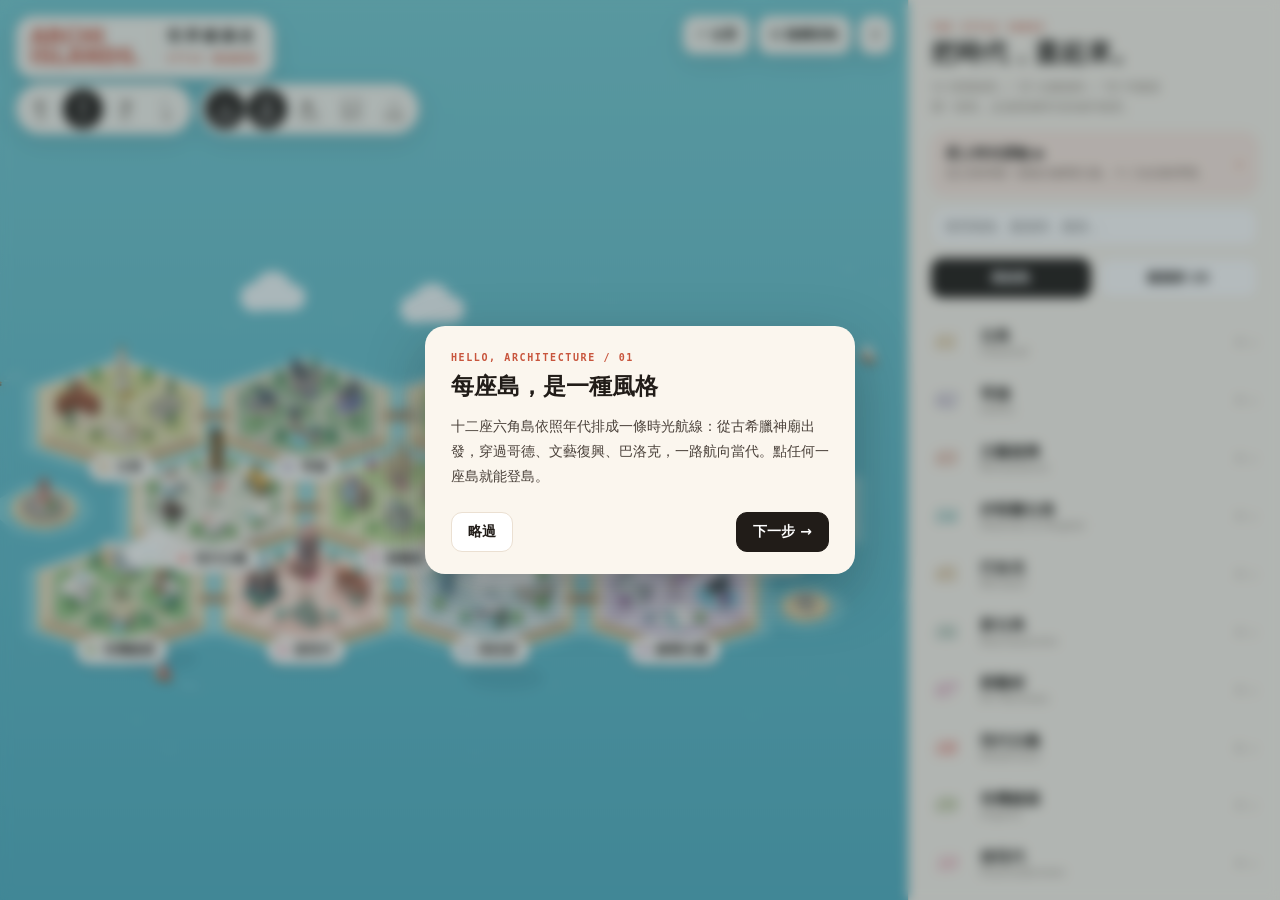
<file: architecture-style-islands.html>
<!DOCTYPE html>
<html lang="zh-Hant">
<head>
<meta charset="UTF-8">
<meta name="viewport" content="width=device-width, initial-scale=1, viewport-fit=cover">
<title>風格群島 · 世界建築史</title>
<style>
:root{
  --paper:#fbf6ee;--ink:#211c18;--mute:#8d8177;--line:#ebe0d2;--acc:#c8553d;--soft:#fbe9e0;
  --sans:"PingFang TC","Noto Sans TC","Microsoft JhengHei","Heiti TC",system-ui,-apple-system,"Segoe UI",sans-serif;
  --mono:ui-monospace,"SF Mono",Menlo,Consolas,monospace;
  --serif:Georgia,"Times New Roman","Songti TC",serif;
}
*{box-sizing:border-box}
[hidden]{display:none!important}
html,body{margin:0;height:100%;overflow:hidden;background:#5fbdca;color:var(--ink);font-family:var(--sans);-webkit-font-smoothing:antialiased}
button{font-family:inherit;color:inherit;cursor:pointer}
#app{display:flex;height:100vh;height:100dvh}
#stage{position:relative;flex:1;min-width:0;overflow:hidden}
#cv{position:absolute;inset:0;width:100%;height:100%;display:block;touch-action:none;cursor:grab}
#cv.drag{cursor:grabbing}
#cv.hot{cursor:pointer}
#lab{position:absolute;inset:0;pointer-events:none;overflow:hidden}

/* ---------- labels on the map ---------- */
.pill{position:absolute;left:0;top:0;pointer-events:auto;border:0;white-space:nowrap;
  background:rgba(255,253,249,.96);border-radius:999px;padding:5px 12px 5px 9px;font-size:12.5px;font-weight:700;
  box-shadow:0 2px 8px rgba(40,30,20,.2);transition:opacity .25s,background .15s;will-change:transform}
.pill i{font:600 10px var(--mono);color:var(--pc,var(--acc));margin-right:6px;font-style:normal}
.pill:hover{background:#fff}
.pill.off{opacity:0;pointer-events:none}
.mk{position:absolute;left:0;top:0;pointer-events:auto;display:flex;align-items:center;gap:6px;border:0;background:none;padding:0;will-change:transform;transition:opacity .25s}
.mk b{width:24px;height:24px;border-radius:50%;display:grid;place-items:center;font:700 11px var(--mono);
  background:rgba(255,253,249,.95);color:var(--pc);border:1.5px dashed var(--pc);box-shadow:0 2px 6px rgba(40,30,20,.2)}
.mk span{display:none;background:rgba(255,253,249,.97);border-radius:999px;padding:4px 10px;font-size:12px;font-weight:700;box-shadow:0 2px 8px rgba(40,30,20,.2);white-space:nowrap}
.mk:hover span,.mk.on span{display:block}
.mk.on b{background:var(--pc);color:#fff;border-style:solid}
.mk.off{opacity:0;pointer-events:none}
#tip{position:absolute;left:0;top:0;pointer-events:none;background:#211c18;color:#fff;font-size:12px;padding:4px 9px;border-radius:7px;white-space:nowrap;opacity:0;transition:opacity .12s;z-index:5}

/* ---------- floating chrome ---------- */
.glass{background:rgba(253,248,240,.93);backdrop-filter:blur(10px);-webkit-backdrop-filter:blur(10px);box-shadow:0 6px 24px rgba(30,40,45,.16);border-radius:18px}
.brand{position:absolute;left:16px;top:16px;display:flex;align-items:center;gap:12px;padding:10px 16px 10px 14px;z-index:3}
.brand .wm{font-weight:900;font-size:22px;line-height:.92;letter-spacing:-.5px;color:var(--acc)}
.brand .tt{border-left:1px solid var(--line);padding-left:12px;line-height:1.35}
.brand .tt b{display:block;font-size:15px;letter-spacing:3px}
.brand .tt small{font:600 10px var(--mono);letter-spacing:1.5px;color:var(--acc)}
.tools{position:absolute;left:16px;top:84px;display:flex;gap:8px;z-index:3;flex-wrap:wrap;max-width:calc(100% - 32px)}
.grp{display:flex;gap:2px;padding:5px;border-radius:999px}
.tb{border:0;background:none;border-radius:999px;min-width:40px;height:40px;padding:0 9px;display:flex;flex-direction:column;align-items:center;justify-content:center;gap:1px;font-size:10px;color:#6f645b;line-height:1}
.tb .g{font-size:14px;line-height:1}
.tb:hover{background:rgba(0,0,0,.05)}
.tb.on{background:#211c18;color:#fff}
.topb{position:absolute;right:16px;top:16px;display:flex;gap:8px;z-index:3}
.topb button{border:0;height:38px;padding:0 13px;border-radius:12px;font-size:12.5px;font-weight:600}
.topb button:hover{background:#fff}
#bList{display:none}

/* ---------- detail card ---------- */
#card{position:absolute;left:16px;top:142px;bottom:16px;width:340px;z-index:4;display:flex;flex-direction:column;overflow:hidden;animation:pop .35s cubic-bezier(.2,1,.3,1)}
@keyframes pop{from{opacity:0;transform:translateY(14px) scale(.98)}to{opacity:1;transform:none}}
#card .in{overflow-y:auto;padding:18px 18px 16px;flex:1;touch-action:pan-y}
#card .x,#card .bk{border:0;background:none;font-size:13px;color:#6f645b;padding:4px 6px;border-radius:8px}
#card .x{position:absolute;right:10px;top:10px;font-size:20px;line-height:1;width:32px;height:32px}
#card .x:hover,#card .bk:hover{background:rgba(0,0,0,.06)}
#card .bk{margin:-4px 0 8px -6px}
.hd{display:flex;gap:12px;align-items:center;margin-bottom:10px;padding-right:30px}
.ico{flex:none;width:46px;height:46px;border-radius:13px;display:grid;place-items:center;background:color-mix(in srgb,var(--acc) 14%,#fff);color:var(--acc);font:italic 700 20px var(--serif)}
.av{flex:none;width:38px;height:38px;border-radius:50%;display:grid;place-items:center;background:var(--acc);color:#fff;font:700 16px var(--serif)}
.av.big{width:46px;height:46px;font-size:20px}
.kick{font:600 10px var(--mono);letter-spacing:1.6px;color:var(--acc);margin-bottom:3px;text-transform:uppercase}
.hd h2{margin:0;font-size:20px;line-height:1.25}
.hd h2 small{display:block;font-size:11.5px;font-weight:500;color:var(--mute);margin-top:2px}
.era{font-size:12px;color:var(--mute);margin:2px 0 8px}
.desc{font-size:13.5px;line-height:1.75;margin:0 0 10px;color:#3b332d}
.quote{border-left:3px solid var(--acc);margin:0 0 12px;padding:2px 0 2px 11px;font-size:13.5px;font-weight:700;color:#3b332d}
.chips{display:flex;flex-wrap:wrap;gap:6px;margin-bottom:14px}
.chips span{font-size:11.5px;padding:4px 10px;border-radius:999px;border:1px solid var(--line);background:#fff;color:#5d534b}
.chips span::before{content:"●";color:var(--acc);font-size:8px;margin-right:5px;vertical-align:1px}
.sec{font:600 10.5px var(--mono);letter-spacing:1.5px;color:var(--mute);margin:14px 0 8px}
.ar,.wr{width:100%;display:flex;align-items:center;gap:10px;text-align:left;border:1px solid var(--line);background:#fff;border-radius:13px;padding:9px 11px;margin-bottom:7px;transition:transform .12s,border-color .12s}
.ar:hover,.wr:hover{transform:translateX(2px);border-color:var(--acc)}
.ar .t,.wr .t{flex:1;min-width:0;line-height:1.3}
.ar .t b,.wr .t b{display:block;font-size:13.5px}
.ar .t small,.wr .t small{font-size:11px;color:var(--mute)}
.ar .n,.wr .n{font:500 10.5px var(--mono);color:var(--mute);white-space:nowrap}
.num{flex:none;width:22px;height:22px;border-radius:50%;display:grid;place-items:center;font:700 10.5px var(--mono);color:var(--acc);border:1.5px dashed var(--acc)}
.wk{border:1px solid var(--line);background:#fff;border-radius:14px;padding:11px 12px;margin-bottom:9px;cursor:pointer;transition:border-color .15s,box-shadow .15s}
.wk:hover{border-color:var(--acc)}
.wk.on{border-color:var(--acc);box-shadow:0 0 0 3px color-mix(in srgb,var(--acc) 18%,transparent)}
.wk.on .num{background:var(--acc);color:#fff;border-style:solid}
.wk .wh{display:flex;gap:10px;align-items:center}
.wk .wh .t{flex:1;line-height:1.3}
.wk .wh .t b{display:block;font-size:14px}
.wk .wh .t small{font-size:11px;color:var(--mute)}
.wk .wh em{font:500 10.5px var(--mono);color:var(--mute);font-style:normal;white-space:nowrap}
.wk p{margin:8px 0 0;font-size:12.8px;line-height:1.7;color:#4a413a}
.wk .pl{font-size:11.5px;color:var(--acc);font-weight:600;margin-top:6px}
.nav{display:flex;gap:8px;margin-top:12px}
.nav button{flex:1;border:1px solid var(--line);background:#fff;border-radius:11px;padding:8px;font-size:12px}
.nav button:hover{border-color:var(--acc);color:var(--acc)}

/* ---------- right index ---------- */
#idx{width:372px;flex:none;background:var(--paper);border-left:1px solid var(--line);display:flex;flex-direction:column;z-index:6}
#idx .top{padding:22px 22px 12px}
#idx h1{margin:0 0 8px;font-size:25px;letter-spacing:1px}
.stat{font-size:12px;color:var(--mute);line-height:1.7}
.cta{display:flex;align-items:center;gap:10px;width:100%;text-align:left;margin:14px 0 12px;padding:12px 14px;border-radius:14px;border:1px solid #f1d5c8;background:var(--soft)}
.cta b{display:block;font-size:14px;margin-bottom:2px}
.cta small{font-size:11.5px;color:#7a6a60;line-height:1.5;display:block}
.cta .go{margin-left:auto;color:var(--acc);font-size:18px}
.cta:hover{border-color:var(--acc)}
#q{width:100%;border:1px solid var(--line);background:#fff;border-radius:12px;padding:11px 13px;font:inherit;font-size:13px;outline:none}
#q:focus{border-color:var(--acc)}
.tabs{display:flex;gap:8px;margin-top:12px}
.tabs button{flex:1;border:1px solid var(--line);background:#fff;border-radius:11px;padding:10px;font-size:13px;font-weight:700}
.tabs button.on{background:#211c18;color:#fff;border-color:#211c18}
#list{flex:1;overflow-y:auto;padding:4px 14px 30px}
.row{display:flex;align-items:center;gap:14px;padding:13px 10px;border-radius:13px;cursor:pointer;border-left:3px solid transparent}
.row:hover{background:#fff}
.row.on{background:var(--soft);border-left-color:var(--rc,var(--acc))}
.row .no{font:italic 400 21px var(--serif);color:var(--rc,var(--acc));width:30px}
.row .nm{flex:1;font-size:14.5px;font-weight:700;line-height:1.25}
.row .nm small{display:block;font-size:11px;font-weight:500;color:var(--mute)}
.row .ct{font:500 11px var(--mono);color:var(--mute)}
.sub{padding:2px 0 10px 56px}
.sub .go2{border:0;background:none;color:var(--acc);font-weight:700;font-size:12.5px;padding:6px 0 8px}
.sa{font-size:12.5px;font-weight:700;padding:8px 6px 4px;cursor:pointer;border-radius:8px}
.sa small{font-weight:500;color:var(--mute);margin-left:6px;font-size:11px}
.sw{display:flex;gap:9px;align-items:center;font-size:12.5px;padding:6px;cursor:pointer;border-radius:8px;color:#4a413a}
.sw b{font:700 12px var(--mono);color:var(--acc)}
.sa:hover,.sw:hover{background:#fff}
.sw.on{background:#fff;font-weight:700}
.empty{padding:30px 10px;color:var(--mute);font-size:13px;text-align:center}

/* ---------- onboarding ---------- */
#onb{position:fixed;inset:0;z-index:20;display:grid;place-items:center;background:rgba(40,60,66,.35);backdrop-filter:blur(6px);-webkit-backdrop-filter:blur(6px);padding:20px}
#onb .box{width:min(430px,100%);background:var(--paper);border-radius:20px;padding:26px 26px 22px;box-shadow:0 20px 60px rgba(0,0,0,.25);animation:pop .4s cubic-bezier(.2,1,.3,1)}
#onb h3{margin:8px 0 12px;font-size:23px}
#onb p{font-size:14px;line-height:1.8;color:#4a413a;margin:0 0 22px;min-height:76px}
#onb .bt{display:flex;justify-content:space-between}
#onb button{border:1px solid var(--line);background:#fff;border-radius:11px;padding:10px 16px;font-size:14px;font-weight:700}
#onb button.pri{background:#211c18;color:#fff;border-color:#211c18}

/* ---------- small screens ---------- */
@media (max-width:860px){
  #idx{position:fixed;right:0;top:0;bottom:0;width:min(372px,92vw);transform:translateX(102%);transition:transform .35s cubic-bezier(.2,1,.3,1);box-shadow:-10px 0 40px rgba(0,0,0,.2)}
  #idx.open{transform:none}
  #bList{display:block}
  .brand{padding:8px 12px 8px 11px;left:10px;top:10px}
  .brand .wm{font-size:17px}
  .brand .tt b{font-size:13px;letter-spacing:2px}
  .topb{right:10px;top:10px;gap:5px}
  .topb button{padding:0 10px;height:36px}
  .tools{left:10px;top:66px;gap:6px}
  .tb{min-width:36px;height:36px;padding:0 7px}
  #card{left:8px;right:8px;top:auto;bottom:8px;width:auto;max-height:46%}
}
@media (max-width:480px){ .topb .hideS{display:none} }
</style>
</head>
<body>
<div id="app">
  <div id="stage">
    <canvas id="cv" aria-label="風格群島地圖"></canvas>
    <div id="lab"></div>

    <div class="brand glass">
      <div class="wm">ARCHI<br>ISLANDS.</div>
      <div class="tt"><b>世界建築史</b><small>STYLE 風格群島</small></div>
    </div>

    <div class="tools">
      <div class="grp glass" id="tod">
        <button class="tb" data-t="dawn" title="清晨"><span class="g">◐</span>晨</button>
        <button class="tb on" data-t="day" title="白天"><span class="g">☀</span>日</button>
        <button class="tb" data-t="dusk" title="黃昏"><span class="g">◑</span>昏</button>
        <button class="tb" data-t="night" title="夜晚"><span class="g">☾</span>夜</button>
      </div>
      <div class="grp glass">
        <button class="tb on" id="tLab" title="顯示島名"><span class="g">▭</span>名牌</button>
        <button class="tb on" id="tPpl" title="顯示居民"><span class="g">☺</span>居民</button>
        <button class="tb" id="tTour" title="自動導覽"><span class="g">▶</span>導覽</button>
        <button class="tb" id="tPause" title="暫停動畫"><span class="g">❙❙</span>暫停</button>
        <button class="tb" id="tBird" title="鳥瞰視角"><span class="g">◇</span>鳥瞰</button>
      </div>
    </div>

    <div class="topb">
      <button class="glass" id="bAll">↗ 全景</button>
      <button class="glass hideS" id="bRnd">⚄ 隨機登島</button>
      <button class="glass" id="bList">≡ 清單</button>
      <button class="glass" id="bHelp">?</button>
    </div>

    <section id="card" class="glass" hidden></section>
    <div id="tip"></div>
  </div>

  <aside id="idx">
    <div class="top">
      <div class="kick">The Style Index</div>
      <h1>把時代，蓋起來。</h1>
      <div class="stat" id="stat"></div>
      <button class="cta" id="cta"><span><b>搭上時光渡輪 ▶</b><small>從古典神廟一路航向解構主義，十二站自動導覽。</small></span><span class="go">›</span></button>
      <input id="q" placeholder="搜尋風格、建築師、建築…" autocomplete="off">
      <div class="tabs"><button class="on" data-tab="0">風格島</button><button data-tab="1" id="tabA">建築師</button></div>
    </div>
    <div id="list"></div>
  </aside>
</div>

<div id="onb" hidden>
  <div class="box">
    <div class="kick" id="oK"></div>
    <h3 id="oT"></h3>
    <p id="oP"></p>
    <div class="bt"><button id="oS">略過</button><button class="pri" id="oN">下一步 →</button></div>
  </div>
</div>

<script>
(()=>{'use strict';
const PI=Math.PI,TAU=PI*2,R=9,TOP=.8,D=19,APO=R*Math.cos(PI/6);
const $=s=>document.querySelector(s);
const rad=d=>d*PI/180;
const l2w=(lx,ly)=>[(lx+ly)*.7071,(-lx+ly)*.7071];
let seed=20261115;
const rnd=()=>{seed|=0;seed=seed+0x6D2B79F5|0;let t=Math.imul(seed^seed>>>15,1|seed);t=t+Math.imul(t^t>>>7,61|t)^t;return((t^t>>>14)>>>0)/4294967296;};

/* =====================================================================
   1.  Tiny isometric modelling kit  (builds static face lists)
   ===================================================================== */
const RGB={};
function rgb(h){let c=RGB[h];if(!c){const n=parseInt(h.slice(1),16);c=RGB[h]=[n>>16,(n>>8)&255,n&255];}return c;}
let L=null,OX=0,OY=0,OZ=0,SC=1,BB=null;
function F(p,col,br,w){
  const c=rgb(col),q=new Float32Array(p.length);
  for(let i=0;i<p.length;i+=3){
    const x=OX+p[i]*SC,y=OY+p[i+1]*SC,z=OZ+p[i+2]*SC;q[i]=x;q[i+1]=y;q[i+2]=z;
    if(x<BB[0])BB[0]=x;if(y<BB[1])BB[1]=y;if(z<BB[2])BB[2]=z;if(x>BB[3])BB[3]=x;if(y>BB[4])BB[4]=y;if(z>BB[5])BB[5]=z;
  }
  L.push({p:q,r:c[0]*br,g:c[1]*br,b:c[2]*br,w:w||0,v:-1,f:''});
}
function build(fn,ox,oy,oz,sc){L=[];OX=ox;OY=oy;OZ=oz;SC=sc||1;BB=[1e9,1e9,1e9,-1e9,-1e9,-1e9];fn();return{L:L,bb:BB,x:ox,y:oy,d:ox+oy};}

const ng=(cx,cy,r,n,rot,sx,sy)=>{const o=[];rot=rot||0;sx=sx||1;sy=sy||1;for(let i=0;i<n;i++){const t=rot+TAU*i/n;o.push([cx+Math.cos(t)*r*sx,cy+Math.sin(t)*r*sy]);}return o;};
const sq=(cx,cy,w,d)=>[[cx-w/2,cy-d/2],[cx+w/2,cy-d/2],[cx+w/2,cy+d/2],[cx-w/2,cy+d/2]];
const ringSeg=(cx,cy,r0,r1,a0,a1,n)=>{const o=[];for(let i=0;i<=n;i++){const t=a0+(a1-a0)*i/n;o.push([cx+Math.cos(t)*r1,cy+Math.sin(t)*r1]);}for(let i=n;i>=0;i--){const t=a0+(a1-a0)*i/n;o.push([cx+Math.cos(t)*r0,cy+Math.sin(t)*r0]);}return o;};
const chamf=(cx,cy,w,c)=>{const h=w/2;return[[cx-h+c,cy-h],[cx+h-c,cy-h],[cx+h,cy-h+c],[cx+h,cy+h-c],[cx+h-c,cy+h],[cx-h+c,cy+h],[cx-h,cy+h-c],[cx-h,cy-h+c]];};
const rrect=(cx,cy,ux,uy,len,wid)=>{const nx=-uy,ny=ux,a=len/2,b=wid/2;return[[cx-ux*a-nx*b,cy-uy*a-ny*b],[cx+ux*a-nx*b,cy+uy*a-ny*b],[cx+ux*a+nx*b,cy+uy*a+ny*b],[cx-ux*a+nx*b,cy-uy*a+ny*b]];};
const sorted=items=>{items.sort((p,q)=>p[0]-q[0]);for(const it of items)it[1]();};

function wins(A,B,z0,za,zb,w,br,sd){
  const nx=w.nx||1,ny=w.ny||1,px=w.px==null?.2:w.px,py=w.py==null?.25:w.py,v0=w.z0||0,v1=w.z1==null?1:w.z1;
  const X=u=>A[0]+(B[0]-A[0])*u,Y=u=>A[1]+(B[1]-A[1])*u,Z=(u,v)=>z0+((za+(zb-za)*u)-z0)*v;
  for(let c=0;c<nx;c++)for(let r=0;r<ny;r++){
    const u0=(c+px)/nx,u1=(c+1-px)/nx,a=v0+(v1-v0)*(r+py)/ny,b=v0+(v1-v0)*(r+1-py)/ny;
    F([X(u0),Y(u0),Z(u0,a),X(u1),Y(u1),Z(u1,a),X(u1),Y(u1),Z(u1,b),X(u0),Y(u0),Z(u0,b)],w.col||'#7c8a93',br,w.nolit?0:(((c*7+r*13+sd*5)%3)?2:1));
  }
}
/* extrude a polygon; h may be a number or per-vertex array */
function ex(pts,z0,h,col,o){
  o=o||{};const n=pts.length;let a=0;
  for(let i=0;i<n;i++){const j=(i+1)%n;a+=pts[i][0]*pts[j][1]-pts[j][0]*pts[i][1];}
  const sg=a>0?1:-1,T=i=>z0+(h.length?h[i]:h),fs=[];
  for(let i=0;i<n;i++){const j=(i+1)%n,dx=pts[j][0]-pts[i][0],dy=pts[j][1]-pts[i][1],nx=dy*sg,ny=-dx*sg;
    if(nx+ny<=1e-6)continue;fs.push([pts[i][0]+pts[i][1]+pts[j][0]+pts[j][1],i,j,ny/Math.hypot(nx,ny)]);}
  fs.sort((p,q)=>p[0]-q[0]);
  for(const f of fs){const A=pts[f[1]],B=pts[f[2]],br=.72+.19*f[3],za=T(f[1]),zb=T(f[2]);
    F([A[0],A[1],z0,B[0],B[1],z0,B[0],B[1],zb,A[0],A[1],za],o.side||col,br);
    if(o.win)wins(A,B,z0,za,zb,o.win,br,f[1]);}
  if(!o.notop){const p=[];for(let i=0;i<n;i++)p.push(pts[i][0],pts[i][1],T(i));F(p,o.top||col,o.tb||1);}
}
const bx=(cx,cy,w,d,z,h,col,o)=>ex(sq(cx,cy,w,d),z,h,col,o);
const flat=(pts,z,col,br)=>{const p=[];for(const q of pts)p.push(q[0],q[1],z);F(p,col,br||1);};
const qd=(p,col,br,w)=>F(p,col,br==null?1:br,w);

/* surface of revolution */
const UC={};
function unit(n,rot){const k=n+'_'+rot;let u=UC[k];if(!u){u={c:[],s:[],o:[],f:[],ny:[]};
  for(let i=0;i<=n;i++){const t=rot+TAU*i/n;u.c.push(Math.cos(t));u.s.push(Math.sin(t));}
  for(let i=0;i<n;i++){const t=rot+TAU*(i+.5)/n;u.f.push(Math.cos(t)+Math.sin(t));u.ny.push(Math.sin(t));u.o.push(i);}
  u.o.sort((a,b)=>u.f[a]-u.f[b]);UC[k]=u;}return u;}
function la(cx,cy,pr,col,n,o){
  o=o||{};n=n||10;const u=unit(n,o.rot||0),sx=o.sx||1,sy=o.sy||1;
  for(let k=0;k<pr.length-1;k++){
    const r0=pr[k][0],z0=pr[k][1],r1=pr[k+1][0],z1=pr[k+1][1];if(r0<=0&&r1<=0)continue;
    const all=r1<r0-1e-6,sl=all?(r0-r1)/Math.hypot(r0-r1,z1-z0):0;
    let kc=col;if(o.cols)kc=o.cols[k]||col;else if(o.alt&&!o.spiral&&k%2)kc=o.alt;
    for(const i of u.o){if(!all&&u.f[i]<=0)continue;
      let br=.72+.19*u.ny[i];br+=(1-br)*sl*.8;
      let c2=kc;if(o.spiral&&((i+k)%o.spiral===0))c2=o.alt;
      F([cx+u.c[i]*r0*sx,cy+u.s[i]*r0*sy,z0,cx+u.c[i+1]*r0*sx,cy+u.s[i+1]*r0*sy,z0,cx+u.c[i+1]*r1*sx,cy+u.s[i+1]*r1*sy,z1,cx+u.c[i]*r1*sx,cy+u.s[i]*r1*sy,z1],c2,br,o.w?(((i+k*2)%3)?2:1):0);}
  }
  const e=pr[pr.length-1];
  if(e[0]>0){const p=[];for(let i=0;i<n;i++)p.push(cx+u.c[i]*e[0]*sx,cy+u.s[i]*e[0]*sy,e[1]);F(p,o.cap||col,1);}
}
const cyl=(cx,cy,r,z,h,col,n,o)=>la(cx,cy,[[r,z],[r,z+h]],col,n,o);
const con=(cx,cy,r,z,h,col,n,o)=>la(cx,cy,[[r,z],[0,z+h]],col,n,o);
const domP=(r,z,h)=>[[r,z],[r*.92,z+h*.38],[r*.71,z+h*.71],[r*.38,z+h*.92],[0,z+h]];
const dom=(cx,cy,r,z,h,col,n,o)=>la(cx,cy,domP(r,z,h),col,n,o);
/* polygon base rising to an apex */
function spi(pts,z0,h,col,ap){
  const n=pts.length;let a=0,mx=0,my=0;
  for(let i=0;i<n;i++){const j=(i+1)%n;a+=pts[i][0]*pts[j][1]-pts[j][0]*pts[i][1];mx+=pts[i][0];my+=pts[i][1];}
  if(!ap)ap=[mx/n,my/n];const sg=a>0?1:-1,fs=[];
  for(let i=0;i<n;i++){const j=(i+1)%n,dx=pts[j][0]-pts[i][0],dy=pts[j][1]-pts[i][1],nx=dy*sg,ny=-dx*sg;fs.push([pts[i][0]+pts[i][1]+pts[j][0]+pts[j][1],i,j,ny/Math.hypot(nx,ny)]);}
  fs.sort((p,q)=>p[0]-q[0]);
  for(const f of fs){const A=pts[f[1]],B=pts[f[2]];let br=.72+.19*f[3];br+=(1-br)*.25;F([A[0],A[1],z0,B[0],B[1],z0,ap[0],ap[1],z0+h],col,br);}
}
/* gable roof: ax = direction of the ridge */
function gab(cx,cy,w,d,z,h,ax,col,o){
  o=o||{};const x0=cx-w/2,x1=cx+w/2,y0=cy-d/2,y1=cy+d/2,e=o.end||col;
  if(ax==='x'){F([x0,y0,z,x1,y0,z,x1,cy,z+h,x0,cy,z+h],col,.8);F([x0,y1,z,x1,y1,z,x1,cy,z+h,x0,cy,z+h],col,.98);F([x1,y0,z,x1,y1,z,x1,cy,z+h],e,.72);}
  else{F([x0,y0,z,x0,y1,z,cx,y1,z+h,cx,y0,z+h],col,.94);F([x1,y0,z,x1,y1,z,cx,y1,z+h,cx,y0,z+h],col,.78);F([x0,y1,z,x1,y1,z,cx,y1,z+h],e,.91);}
}
/* row of square columns along a line */
function rowc(x0,y0,x1,y1,n,t,z,h,col){for(let i=0;i<n;i++){const u=n>1?i/(n-1):.5;bx(x0+(x1-x0)*u,y0+(y1-y0)*u,t,t,z,h,col);}}
/* peristyle: 'b' = the two far sides, 'f' = the two near sides */
function peri(cx,cy,w,d,z,h,nx,ny,t,col,side){
  const ps=[],x0=cx-w/2,y0=cy-d/2;
  for(let i=0;i<nx;i++)ps.push([x0+w*i/(nx-1),side==='b'?y0:y0+d]);
  for(let j=1;j<ny-1;j++)ps.push([side==='b'?x0:x0+w,y0+d*j/(ny-1)]);
  ps.sort((p,q)=>p[0]+p[1]-q[0]-q[1]);for(const p of ps)bx(p[0],p[1],t,t,z,h,col);
}
/* decals on vertical faces: face 'y' (plane y=pl, u runs along x) or 'x' (plane x=pl, u runs along y) */
const fp=(face,u,pl,z)=>face==='y'?[u,pl,z]:[pl,u,z];
const fbr=face=>face==='y'?.91:.72;
function dec(face,u,pl,z,w,h,col,lit){const p=[].concat(fp(face,u-w/2,pl,z),fp(face,u+w/2,pl,z),fp(face,u+w/2,pl,z+h),fp(face,u-w/2,pl,z+h));F(p,col,fbr(face),lit||0);}
function disc(face,u,pl,z,r,col,n){n=n||10;const p=[];for(let i=0;i<n;i++){const t=TAU*i/n;p.push(...fp(face,u+Math.cos(t)*r,pl,z+Math.sin(t)*r));}F(p,col,fbr(face));}
function archd(face,u,pl,z,w,h,col){const p=[].concat(fp(face,u-w/2,pl,z),fp(face,u+w/2,pl,z));const zc=z+h-w/2;for(let i=0;i<=6;i++){const t=PI*i/6;p.push(...fp(face,u+Math.cos(t)*w/2,pl,zc+Math.sin(t)*w/2));}F(p,col,fbr(face));}

/* =====================================================================
   2.  The buildings  (local coords: +y = front-left face, +x = front-right face)
   ===================================================================== */
const K={w:'#f6f1e7',st:'#e6dcc6',gl:'#9ed3df',dk:'#56636f',sl:'#667585',tc:'#c8613f',br:'#b9684e',gd:'#e7bb4d',cu:'#6fb39a',ld:'#8d9aa6',wa:'#7fd3e6',wd:'#8c5d3b'};
function minaret(x,y,h,col){la(x,y,[[.13,0],[.12,h*.55],[.2,h*.55],[.2,h*.55+.1],[.11,h*.55+.1],[.1,h*.82],[.18,h*.82],[.18,h*.82+.1],[.09,h*.82+.1],[.09,h]],col,6);con(x,y,.11,h,.55,K.ld,6);}
const B={
/* ---- 01 Classical ---- */
parthenon(){const m='#efe6d0';
  bx(0,0,3.4,2.2,0,.14,m);bx(0,0,3.2,2,.14,.12,m);
  peri(0,0,2.9,1.7,.26,1.05,8,5,.16,m,'b');
  bx(0,0,2.1,1,.26,1.05,'#d9cdb0');
  peri(0,0,2.9,1.7,.26,1.05,8,5,.16,m,'f');
  bx(0,0,3.1,1.9,1.31,.2,m);gab(0,0,3.1,1.9,1.51,.48,'x','#e9dfc6',{end:'#d9a05a'});},
bassae(){const m='#cbc4b4';
  bx(0,0,2,3.3,0,.14,m);bx(0,0,1.8,3.1,.14,.1,m);
  peri(0,0,1.5,2.8,.24,1,4,8,.15,m,'b');
  bx(-.75,0,.2,2.95,1.24,.16,m);bx(0,-1.4,1.7,.2,1.24,.16,m);
  bx(0,-.2,.8,1.8,.24,.7,'#b3ab9a');
  peri(0,0,1.5,2.8,.24,1,4,8,.15,m,'f');
  bx(.75,-.5,.2,1.6,1.24,.16,m);
  cyl(1.35,1.9,.15,0,.16,m,6);cyl(1.1,2.15,.15,0,.12,m,6);},
trajan(){const m='#ece4d2';
  bx(0,0,1.5,1.5,0,.12,'#d8cfb8');bx(0,0,1,1,.12,.7,m);cyl(0,0,.5,.82,.1,m,10);
  const pr=[];for(let i=0;i<=9;i++)pr.push([.37,.92+i*.36]);la(0,0,pr,m,10,{alt:'#d3c8ae'});
  cyl(0,0,.5,4.16,.14,m,10);cyl(0,0,.2,4.3,.2,m,8);
  la(0,0,[[.13,4.5],[.15,4.8],[.08,5],[.1,5.12],[0,5.25]],'#9a7b3f',6);},
market(){const b1='#c0714f',b2='#ab6044';
  flat(ng(.5,.5,2.3,12),.02,'#dccfb4');
  ex(ringSeg(.5,.5,1.75,2.3,PI*.82,PI*1.68,8),0,1.75,b1,{win:{nx:1,ny:2,col:'#6f3a2c',px:.28,py:.22}});
  ex(ringSeg(.5,.5,1.2,1.75,PI*.82,PI*1.68,8),0,.95,b2,{win:{nx:1,ny:1,col:'#6f3a2c',px:.26,py:.2}});
  bx(-1.1,-1.3,.5,.5,1.75,.9,b2);},
/* ---- 02 Gothic ---- */
notredame(){const s='#ddd4c0',rf=K.sl;
  cyl(0,-1.45,.6,0,1.5,s,8);con(0,-1.45,.62,1.5,.5,rf,8);
  bx(0,-.15,1.2,2.6,0,1.5,s,{win:{nx:6,ny:1,col:'#6a7fb5',px:.3,py:.3}});
  bx(0,-.35,2.6,.9,0,1.5,s);
  gab(0,-.35,2.6,.9,1.5,.75,'x',rf,{end:s});
  gab(0,-.15,1.2,2.6,1.5,.75,'y',rf,{end:s});
  disc('x',-.35,1.31,1.2,.33,K.gd);disc('x',-.35,1.32,1.2,.2,'#c0568f');
  spi(ng(0,-.35,.13,4),2.2,1.7,'#4f5b66');
  bx(0,1.3,.4,.6,0,2,s);
  bx(-.42,1.35,.74,.7,0,2.8,s,{win:{nx:2,ny:1,col:K.dk,px:.27,z0:.62,z1:.94}});
  bx(.42,1.35,.74,.7,0,2.8,s,{win:{nx:2,ny:1,col:K.dk,px:.27,z0:.62,z1:.94}});
  disc('y',0,1.705,1.4,.24,'#7a8fd0');},
chapelle(){const s='#e8dfca',rf='#4f5b66';
  bx(0,0,1.5,3,0,.55,s);
  bx(0,0,1.2,2.8,.55,1.9,s,{win:{nx:5,ny:1,col:'#5a6fd8',px:.2,py:.08}});
  gab(0,0,1.2,2.8,2.45,1,'y',rf,{end:s});
  disc('y',0,1.405,2.5,.3,'#c0568f');
  for(let i=0;i<5;i++)spi(ng(.68,-1.2+i*.6,.1,4),2.45,.65,s);
  spi(ng(0,-.2,.11,4),3.3,1.9,rf);
  for(const x of[-.62,.62]){cyl(x,1.42,.15,0,3,s,6);con(x,1.42,.18,3,.7,rf,6);}},
vitus(){const s='#d2c9b6',rf='#4f5b66';
  cyl(0,-1.5,.65,0,1.7,s,8,{});con(0,-1.5,.68,1.7,.6,rf,8);
  bx(0,-.15,1.3,2.7,0,1.7,s,{win:{nx:6,ny:1,col:'#7a6fd0',px:.3,py:.25}});
  gab(0,-.15,1.3,2.7,1.7,.85,'y',rf,{end:s});
  bx(1,-.3,.85,.85,0,3.2,s,{win:{nx:1,ny:3,col:K.dk,px:.32,py:.3}});
  la(1,-.3,[[.5,3.2],[.55,3.4],[.4,3.75],[.17,3.95],[.13,4.3],[0,4.75]],K.cu,8);
  for(const x of[-.42,.42]){bx(x,1.4,.72,.7,0,2.6,s,{win:{nx:1,ny:2,col:K.dk,px:.34,py:.3}});spi(sq(x,1.4,.72,.7),2.6,2.1,rf);}
  disc('y',0,1.755,1.5,.22,'#c0568f');},
charles(){const s='#bcb09a',rf='#4f5b66';
  flat([[-1.1,-1.9],[1.1,-1.9],[1.3,1.9],[-1.3,1.9]],.02,K.wa);
  bx(-1.85,0,.75,.85,0,2.3,s,{win:{nx:1,ny:2,col:K.dk,px:.36,py:.32}});spi(sq(-1.85,0,.85,.95),2.3,1.3,rf);
  for(const x of[-1,-.33,.33,1])bx(x,0,.26,.95,0,.62,s);
  bx(0,0,3.4,.75,.62,.22,s);
  for(const x of[-1,-.33,.33,1])bx(x,.3,.1,.1,.84,.34,'#3f474f');
  bx(1.8,0,.55,.7,0,1.5,s);spi(sq(1.8,0,.65,.8),1.5,.85,rf);},
/* ---- 03 Renaissance ---- */
duomo(){const m='#f1e9d8',tc=K.tc,gn='#7fa58a';
  ex(ng(0,-.45,1.35,8,PI/8),0,1.6,m,{win:{nx:1,ny:1,col:gn,px:.38,py:.3}});
  la(0,-.45,[[1.3,1.6],[1.22,2.1],[1,2.6],[.68,3.05],[.3,3.35]],tc,8,{rot:PI/8,cap:m});
  cyl(0,-.45,.26,3.35,.4,m,8);con(0,-.45,.3,3.75,.4,m,8);la(0,-.45,[[0,4.12],[.1,4.2],[0,4.32]],K.gd,6);
  bx(0,1.15,1.3,2.1,0,1.3,m,{win:{nx:4,ny:1,col:gn,px:.35,py:.3}});
  gab(0,1.15,1.3,2.1,1.3,.5,'y',tc,{end:m});disc('y',0,2.205,1.05,.2,gn);
  bx(1.05,1.9,.6,.6,0,2.9,m,{win:{nx:1,ny:4,col:gn,px:.32,py:.3}});bx(1.05,1.9,.68,.68,2.9,.1,m);},
innocenti(){const w=K.w,tc=K.tc;
  bx(0,-.35,3.4,1.1,0,1.75,w,{win:{nx:9,ny:1,col:'#7c8a93',px:.33,z0:.66,z1:.9}});
  gab(0,-.35,3.5,1.2,1.75,.4,'x',tc,{end:w});
  bx(0,.6,3.5,.9,0,.14,'#d9d0bd');
  rowc(-1.55,.9,1.55,.9,9,.09,.14,.78,'#cfc6b4');
  bx(0,.6,3.4,.8,.92,.3,w);
  for(let i=0;i<8;i++)disc('y',-1.36+i*.39,1.005,1.07,.1,'#3f7fd0',8);},
rotonda(){const w='#f3ecdd',tc=K.tc;
  const por=(dx,dy)=>{const px=dx*1.3,py=dy*1.3,pw=dx?.8:1.2,pd=dy?.8:1.2;bx(px,py,pw,pd,0,.3,w);
    if(dy)rowc(px-.45,py+dy*.3,px+.45,py+dy*.3,4,.1,.3,.85,w);else rowc(px+dx*.3,py-.45,px+dx*.3,py+.45,4,.1,.3,.85,w);
    gab(px,py,pw,pd,1.15,.3,dy?'y':'x',w);};
  por(-1,0);por(0,-1);
  bx(0,0,1.9,1.9,0,1.35,w,{win:{nx:3,ny:2,col:'#8a8f93',px:.36,py:.3}});
  por(1,0);por(0,1);
  spi(sq(0,0,2,2),1.35,.45,tc);cyl(0,0,.55,1.62,.15,w,10);dom(0,0,.55,1.77,.38,tc,10);},
sangiorgio(){const br='#c98a6a',w='#f5f0e4',tc='#b9684e';
  bx(-1.15,-1.2,.55,.55,0,3.3,br);bx(-1.15,-1.2,.64,.64,3.3,.35,w);con(-1.15,-1.2,.36,3.65,1,K.cu,8);
  bx(0,-.45,2.3,.8,0,1.3,br);
  bx(0,-.2,1.5,2.3,0,1.4,br);gab(0,-.2,1.5,2.3,1.4,.5,'y',tc,{end:br});
  cyl(0,-.45,.5,1.75,.3,w,10);dom(0,-.45,.5,2.05,.45,K.ld,10);
  bx(0,1.02,2,.16,0,1.15,w);
  bx(0,1.08,1.15,.2,0,1.85,w);rowc(-.45,1.22,.45,1.22,4,.1,.3,1.55,w);gab(0,1.1,1.25,.3,1.85,.36,'y',w);},
/* ---- 04 Islamic ---- */
suleymaniye(){const s='#dcd6ca',mc='#ebe6dc';
  minaret(-1.5,-1.5,3.5,mc);minaret(1.5,-1.5,3.1,mc);minaret(-1.5,1.5,3.1,mc);
  bx(0,0,2.4,2.4,0,1.1,s,{win:{nx:4,ny:2,col:'#7c8a93',px:.35,py:.3}});
  dom(0,-.85,.7,1.1,.5,K.ld,8);dom(-.85,0,.5,1.1,.4,K.ld,8);
  ex(ng(0,0,1.02,8,PI/8),1.1,.36,s);dom(0,0,1,1.46,.82,K.ld,10);la(0,0,[[.05,2.28],[.05,2.5],[0,2.6]],K.gd,5);
  dom(.85,0,.5,1.1,.4,K.ld,8);dom(0,.85,.7,1.1,.5,K.ld,8);
  minaret(1.5,1.5,3.5,mc);},
selimiye(){const s='#e2d1a8',mc='#efe2c0';
  minaret(-1.32,-1.32,4.7,mc);minaret(1.32,-1.32,4.7,mc);minaret(-1.32,1.32,4.7,mc);
  bx(0,0,2.3,2.3,0,.9,s,{win:{nx:4,ny:1,col:'#7c8a93',px:.35,py:.3}});
  ex(ng(0,0,1.18,8,PI/8),.9,.72,s,{win:{nx:1,ny:1,col:'#7c8a93',px:.36,py:.28}});
  dom(0,0,1.14,1.62,.98,K.ld,10);la(0,0,[[.05,2.6],[.05,2.85],[0,2.95]],K.gd,5);
  minaret(1.32,1.32,4.7,mc);},
taj(){const w='#f8f4ec',sh='#e3ddd0';
  bx(0,0,3.4,3.4,0,.3,w,{side:sh});
  const mn=(x,y)=>{la(x,y,[[.14,.3],[.11,2.3],[.17,2.3],[.17,2.4]],w,6);dom(x,y,.15,2.4,.22,w,6);};
  const ch=(x,y)=>{cyl(x,y,.2,1.6,.16,w,8);dom(x,y,.23,1.76,.26,w,8);};
  mn(-1.5,-1.5);mn(1.5,-1.5);mn(-1.5,1.5);
  ex(chamf(0,0,1.95,.42),.3,1.3,w);
  archd('y',0,.98,.3,.62,1.05,'#b9b2a4');archd('x',0,.98,.3,.62,1.05,'#a9a294');
  ch(-.6,-.6);ch(.6,-.6);ch(-.6,.6);
  cyl(0,0,.55,1.6,.42,w,10);la(0,0,[[.55,2.02],[.66,2.26],[.68,2.5],[.58,2.8],[.38,3.05],[.16,3.25],[.04,3.4]],w,10);la(0,0,[[.04,3.4],[.04,3.7],[0,3.8]],K.gd,5);
  ch(.6,.6);mn(1.5,1.5);},
redfort(){const r='#b5503f',w='#f5f0e4',d='#8f3a2e';
  ex(ng(-1.75,-.1,.42,8),0,1.55,r);dom(-1.75,-.1,.3,1.55,.26,w,8);
  bx(0,-.1,3.4,.7,0,1.3,r,{win:{nx:14,ny:1,col:d,px:.3,z0:.84,z1:1}});
  bx(0,.05,1.3,1,0,2,r);archd('y',0,.555,0,.52,1.15,'#6f2a22');
  for(let i=0;i<5;i++)dom(-.44+i*.22,.3,.09,2,.15,w,6);
  for(const x of[-.82,.82]){ex(ng(x,.5,.3,8),0,2.3,r);cyl(x,.5,.2,2.3,.12,w,8);dom(x,.5,.27,2.42,.27,w,8);}
  ex(ng(1.75,-.1,.42,8),0,1.55,r);dom(1.75,-.1,.3,1.55,.26,w,8);},
/* ---- 05 Baroque ---- */
stpeters(){const s='#ebe4d2',uv=(u,v)=>[(-u+v)*.7071,(u+v)*.7071];
  const O=uv(0,.35),ru=1.6,rv=1.08,items=[];
  const pt=(t,k)=>{const p=uv(Math.cos(t)*ru*k,.35+Math.sin(t)*rv*k);return p;};
  const fl=[];for(let i=0;i<20;i++)fl.push(pt(TAU*i/20,1.08));flat(fl,.02,'#dcd3be');
  /* basilica at the back */
  const bc=uv(0,-1.45);
  items.push([-9,()=>{ex(rrect(bc[0],bc[1],-.7071,.7071,2,.7),0,1.05,s,{win:{nx:5,ny:1,col:'#b9ad98',px:.3,py:.25}});dom(bc[0]-.25,bc[1]-.25,.55,1.05,.75,K.ld,10);la(bc[0]-.25,bc[1]-.25,[[.1,1.8],[.1,2],[0,2.15]],s,6);}]);
  for(const c of[0,PI]){const n=9,a0=c-rad(64),a1=c+rad(64);
    for(let i=0;i<=n;i++){const t=a0+(a1-a0)*i/n,p=pt(t,1),q=pt(t,.86);
      items.push([p[0]+p[1],()=>{bx(q[0],q[1],.1,.1,0,.8,s);bx(p[0],p[1],.1,.1,0,.8,s);}]);
      if(i<n){const t2=a0+(a1-a0)*(i+1)/n,A=pt(t,1.04),Bq=pt(t2,1.04),Cq=pt(t2,.82),Dq=pt(t,.82);
        items.push([(A[0]+A[1]+Bq[0]+Bq[1])/2+.06,()=>ex([A,Bq,Cq,Dq],.8,.15,s)]);}}
  }
  items.push([O[0]+O[1],()=>{bx(O[0],O[1],.3,.3,0,.3,s);la(O[0],O[1],[[.12,.3],[.07,1.7]],'#d98a6a',4,{rot:PI/4});con(O[0],O[1],.07,1.7,.18,'#d98a6a',4,{rot:PI/4});}]);
  for(const u of[-.8,.8]){const f=uv(u,.35);items.push([f[0]+f[1],()=>{cyl(f[0],f[1],.2,0,.12,s,8,{cap:K.wa});cyl(f[0],f[1],.06,.12,.25,s,6);}]);}
  sorted(items);},
quirinale(){const p='#ebd0b8',s='#f1e8d5';
  la(0,-.2,[[1.15,0],[1.15,1.5]],p,12,{sx:1.25,sy:.9});
  la(0,-.2,[[1.02,1.5],[.92,1.75],[.7,1.98],[.38,2.12],[.2,2.15]],K.ld,12,{sx:1.25,sy:.9,cap:s});
  cyl(0,-.2,.2,2.15,.3,s,8);con(0,-.2,.23,2.45,.26,K.ld,8);
  bx(0,.95,1.5,.3,0,1.9,s);gab(0,.95,1.5,.3,1.9,.42,'y',s);
  archd('y',0,1.105,1.05,.7,.62,'#a9a294');
  cyl(0,1.3,.62,0,.1,s,10);bx(-.3,1.55,.1,.1,.1,.72,s);bx(.3,1.55,.1,.1,.1,.72,s);cyl(0,1.3,.44,.82,.14,s,10);},
sancarlo(){const s='#e9dfc9';
  bx(-.55,-.95,.42,.42,0,2.7,s);con(-.55,-.95,.3,2.7,.5,K.ld,6);
  bx(0,-.3,1.8,1.9,0,1.8,s);
  cyl(0,-.3,.74,1.8,.3,s,12,{sx:1.15,sy:.8});la(0,-.3,[[.74,2.1],[.6,2.4],[.38,2.6],[.2,2.66]],K.ld,12,{sx:1.15,sy:.8,cap:s});
  cyl(0,-.3,.18,2.66,.3,s,8);con(0,-.3,.2,2.96,.25,K.ld,8);
  const f=[];for(let i=0;i<=14;i++){const x=-.95+1.9*i/14;f.push([x,.82+.14*Math.cos(x/.95*PI*1.5)]);}
  f.reverse();f.push([-.95,.6],[.95,.6]);
  ex(f,0,2.3,s,{win:{nx:1,ny:3,col:'#b9ad98',px:.28,py:.22}});
  bx(0,.75,.9,.5,2.3,.3,s);},
santivo(){const s='#f1e8d5',wn={nx:5,ny:2,col:'#b9ad98',px:.24,py:.22};
  bx(-1.35,.55,.5,2.3,0,1.15,s,{win:wn});
  const lob=[];for(let i=0;i<24;i++){const t=TAU*i/24,r=1+.14*Math.cos(6*t);lob.push([r*Math.cos(t),-.9+r*Math.sin(t)]);}
  ex(lob,0,2,s);
  la(0,-.9,[[.95,2],[.95,2.12],[.75,2.12],[.75,2.26],[.55,2.26],[.55,2.4],[.4,2.4]],K.ld,12);
  cyl(0,-.9,.3,2.4,.5,s,8);
  la(0,-.9,[[.3,2.9],[.3,3],[.24,3],[.24,3.12],[.18,3.12],[.18,3.24],[.12,3.24],[.12,3.36],[.06,3.36],[.06,3.5]],s,8);
  la(0,-.9,[[0,3.5],[.08,3.62],[0,3.9]],K.gd,6);
  bx(1.35,.55,.5,2.3,0,1.15,s,{win:wn});},
/* ---- 06 Neoclassical ---- */
altes(){const s='#e5decd';
  bx(0,-.1,3.5,2.1,0,.25,s);
  bx(0,-.3,3.3,1.5,.25,1.15,'#d6cdb8');
  bx(0,1.05,1.5,.4,0,.14,s);
  rowc(-1.55,.75,1.55,.75,12,.1,.25,1.15,s);
  bx(0,-.1,3.45,2,1.4,.2,s);
  bx(0,-.35,1.35,1.3,1.6,.45,s);},
konzerthaus(){const s='#ebe4d2',rf='#8a9a8f',wn={nx:3,ny:2,col:'#8a8f93',px:.3,py:.3};
  bx(-1.2,-.1,1,1.5,0,1.2,s,{win:wn});gab(-1.2,-.1,1,1.5,1.2,.25,'y',rf,{end:s});
  bx(0,-.2,1.5,2,0,2.1,s,{win:{nx:3,ny:3,col:'#8a8f93',px:.3,py:.3}});gab(0,-.2,1.5,2,2.1,.45,'y',rf,{end:s});
  bx(1.2,-.1,1,1.5,0,1.2,s,{win:wn});gab(1.2,-.1,1,1.5,1.2,.25,'y',rf,{end:s});
  bx(0,1.35,1.3,1.1,0,.25,s);bx(0,1.2,1.3,.8,.25,.25,s);bx(0,1.05,1.3,.5,.5,.25,s);
  rowc(-.55,1.18,.55,1.18,6,.09,.75,.8,s);bx(0,1.05,1.36,.5,1.55,.12,s);gab(0,1.05,1.36,.5,1.67,.3,'y',s);
  bx(0,.75,.14,.14,2.55,.3,'#8a7a55');},
monticello(){const br=K.br,w=K.w;
  bx(0,-.1,3.2,1.3,0,1,br,{win:{nx:7,ny:1,col:w,px:.33,py:.25}});
  gab(0,-.1,3.3,1.4,1,.3,'x',K.ld,{end:br});
  ex(ng(0,.1,.62,8,PI/8),1,.52,br,{win:{nx:1,ny:1,col:w,px:.3,py:.25}});dom(0,.1,.6,1.52,.4,w,8,{rot:PI/8});
  bx(0,.95,1.3,.8,0,.15,w);rowc(-.5,1.25,.5,1.25,4,.1,.15,.85,w);bx(0,.95,1.3,.8,1,.1,w);gab(0,.95,1.3,.8,1.1,.32,'y',w);},
uva(){const br=K.br,w=K.w;
  cyl(0,-.35,1.25,0,1.5,br,12,{w:0});cyl(0,-.35,1.28,1.5,.12,w,12);
  dom(0,-.35,1.2,1.62,.78,w,12);cyl(0,-.35,.2,2.38,.06,K.ld,8);
  bx(0,1.45,1.5,1.2,0,.25,w);bx(0,1.15,1.7,1,0,.5,w);
  rowc(-.7,1.55,.7,1.55,6,.1,.5,1,w);bx(0,1.1,1.7,1.1,1.5,.12,w);gab(0,1.1,1.7,1.1,1.62,.42,'y',w);},
/* ---- 07 Art Nouveau ---- */
sagrada(){const s='#dcc79f',s2='#cdb68b';
  const tw=(x,y,h,tip)=>{la(x,y,[[.24,0],[.23,h*.45],[.17,h*.75],[.09,h*.93],[.05,h]],s,7);la(x,y,[[0,h-.02],[.11,h+.07],[0,h+.22]],tip,5);};
  tw(-.45,-1.5,3,K.gd);tw(.45,-1.5,3,'#d85a4a');
  bx(0,0,1.5,2.6,0,1.5,s2,{win:{nx:5,ny:1,col:'#7a6fd0',px:.3,py:.25}});gab(0,0,1.5,2.6,1.5,.5,'y',s,{end:s2});
  la(0,-.2,[[.45,1.5],[.42,3.2],[.3,4.4],[.14,5.2],[.06,5.5]],s,8);bx(0,-.2,.08,.08,5.5,.55,K.w);bx(0,-.2,.34,.08,5.78,.08,K.w);
  tw(.95,-.5,3.3,'#5aa9d8');tw(.95,.15,3.6,K.gd);
  tw(-.6,1.4,3.2,'#d85a4a');tw(-.2,1.4,3.8,K.gd);tw(.2,1.4,3.8,'#5aa9d8');tw(.6,1.4,3.2,K.cu);},
batllo(){const f='#cfe3dc';
  bx(-1.2,0,.9,1.4,0,2.3,'#d9c7a6',{win:{nx:2,ny:4,col:'#7c8a93',px:.26,py:.3}});
  bx(0,0,1.5,1.4,0,2.5,f,{win:{nx:4,ny:4,col:'#5aa9d8',px:.24,py:.28,z0:.32}});
  dec('y',0,.701,.1,1.3,.62,'#efe3c8');for(const x of[-.42,0,.42])archd('y',x,.702,.1,.3,.52,'#5a6a7a');
  la(0,0,[[.78,2.5],[.74,2.75],[.55,2.98],[.3,3.08],[.1,3.1]],'#4fa39a',10,{sx:1,sy:.85,spiral:2,alt:'#b05a9a',cap:'#e7bb4d'});
  cyl(-.5,.4,.13,2.5,.8,K.w,6);la(-.5,.4,[[.13,3.3],[.18,3.42],[0,3.6]],'#e06a8a',6);bx(-.5,.4,.05,.05,3.6,.25,K.w);
  bx(1.2,0,.9,1.4,0,2.75,'#c9a68a',{win:{nx:2,ny:5,col:'#7c8a93',px:.26,py:.3}});},
tassel(){const s='#e4d5b2',ir='#4f7a5a',wn={nx:2,ny:4,col:'#7c8a93',px:.26,py:.3};
  bx(-1.15,0,.95,1.5,0,2.3,'#c98a6a',{win:wn});
  bx(0,0,1.35,1.5,0,2.7,s,{win:{nx:3,ny:1,col:'#7c8a93',px:.26,z0:.8,z1:.94}});
  dec('y',0,.751,0,.32,.55,'#6a4a35');
  cyl(0,.75,.46,.62,.1,ir,8);cyl(0,.75,.42,.72,1.2,K.gl,8,{w:1});cyl(0,.75,.46,1.92,.1,ir,8);
  bx(0,0,1.45,1.6,2.7,.1,s);
  bx(1.15,0,.95,1.5,0,2.5,'#d9c7a6',{win:wn});},
horta(){const s='#ecdfc2',ir='#4f7a5a';
  bx(-.55,0,1.3,1.5,0,2.8,s,{win:{nx:3,ny:4,col:'#7c8a93',px:.25,py:.28}});
  bx(-.55,.82,1,.14,1,.08,ir);bx(-.55,.82,.7,.14,1.72,.08,ir);
  gab(-.55,0,.8,1,2.8,.35,'y',K.gl);
  bx(.72,0,1.15,1.5,0,2.3,'#e3d2b0',{win:{nx:2,ny:1,col:K.gl,px:.14,z0:.3,z1:.82}});
  bx(.72,.82,.85,.14,.62,.08,ir);
  gab(.72,0,1.15,1.5,2.3,.3,'y',K.ld,{end:'#e3d2b0'});},
/* ---- 08 Modernism ---- */
savoye(){const w=K.w,pil=[];
  for(let i=0;i<4;i++)for(let j=0;j<4;j++)if(i===0||j===0||i===3||j===3)pil.push([-1.25+i*.833,-1.25+j*.833]);
  pil.sort((p,q)=>p[0]+p[1]-q[0]-q[1]);
  flat(sq(0,0,3.2,3.2),.02,'#8fbf7f');
  for(const p of pil)if(p[0]+p[1]<0)bx(p[0],p[1],.09,.09,0,.9,w);
  la(-.1,-.1,[[.85,0],[.85,.9]],'#3f6f5a',10,{sx:1,sy:.8});
  for(const p of pil)if(p[0]+p[1]>=0)bx(p[0],p[1],.09,.09,0,.9,w);
  bx(0,0,2.9,2.9,.9,.95,w,{win:{nx:1,ny:1,col:K.dk,px:.05,z0:.3,z1:.72}});
  la(.35,-.5,[[.6,1.85],[.6,2.4]],w,10,{sx:1.25,sy:.7});bx(-.7,.5,.5,.9,1.85,.45,'#e39a8a');},
ronchamp(){const w=K.w,rf='#5f4f45';
  ex([[-1,-1.1],[1.3,-.9],[1.6,1],[-.9,.9]],0,1.3,w,{win:{nx:5,ny:3,col:K.dk,px:.36,py:.34}});
  ex([[-1.2,-1.35],[1.6,-1.2],[2.15,1.55],[-1,1.2]],1.38,[.35,.45,1.05,.5],rf);
  cyl(-1.55,.35,.48,0,2.5,w,10);dom(-1.55,.35,.48,2.5,.35,w,10);},
barcelona(){const tr='#e8dec5';
  bx(0,0,3.4,2.2,0,.22,tr);
  flat([[-1.5,.2],[-.3,.2],[-.3,1],[-1.5,1]],.23,K.wa);
  bx(-.3,-.9,2.4,.08,.22,.8,tr);bx(.5,-.2,1.3,.08,.22,.8,'#d98a4a');bx(-.2,.3,1.2,.06,.22,.8,K.gl);bx(1.3,.2,.08,1.1,.22,.8,'#4f7a5a');
  for(const p of[[-.6,-.6],[.4,-.6],[1.4,-.6],[-.6,.5],[.4,.5],[1.4,.5]])bx(p[0],p[1],.06,.06,.22,.8,'#cfd8de');
  bx(.45,-.1,2.5,1.6,1.02,.08,K.w);},
seagram(){const bz='#4f4032';
  bx(0,.2,3,3,0,.12,'#d3cabc');
  flat(sq(-.95,1.15,.8,.6),.13,K.wa);flat(sq(.95,1.15,.8,.6),.13,K.wa);
  bx(0,-.5,1,.7,.12,.6,K.gl);
  for(const p of[[-.62,-.9],[.62,-.9],[-.62,-.1],[.62,-.1]])bx(p[0],p[1],.09,.09,.12,.6,bz);
  bx(0,-.5,1.4,1,.72,5.6,bz,{win:{nx:7,ny:20,col:'#a8854f',px:.2,py:.22}});
  bx(0,-.5,1.45,1.05,6.32,.12,bz);},
bauhaus(){const w=K.w,dk='#56636f';
  bx(-1.15,-1,.9,.9,0,2.3,w,{win:{nx:2,ny:5,col:dk,px:.26,py:.3}});
  for(let k=0;k<4;k++)bx(-.63,-1,.14,.3,.5+k*.44,.06,'#d85a4a');
  bx(.9,-1.05,1.5,.7,0,1.3,w,{win:{nx:5,ny:2,col:dk,px:.14,py:.3}});
  bx(-.3,-.3,.1,.1,0,.55,dk);
  bx(-.3,-.3,1.5,.55,.55,.7,w,{win:{nx:6,ny:1,col:dk,px:.1,py:.25}});
  bx(.6,.6,1.9,1.4,0,1.35,dk,{win:{nx:8,ny:4,col:'#a9dbe6',px:.08,py:.08}});
  bx(.6,.6,1.96,1.46,1.35,.1,w);},
fagus(){const y='#dba846';
  cyl(-1.25,-.95,.17,0,3.1,K.br,8);
  bx(0,0,3.2,1.5,0,.25,'#4a3a3a');
  bx(0,0,3.2,1.5,.25,1.25,y,{win:{nx:7,ny:3,col:'#6f8f9a',px:.12,py:.07}});
  bx(0,0,3.26,1.56,1.5,.1,y);
  bx(.9,.85,.7,.3,0,1.6,y);dec('y',.9,1.001,0,.3,.6,'#4a3a3a');},
/* ---- 09 Organic ---- */
fallingwater(){const st='#9b8b74',cr='#eedcb4',rk='#8f8a80';
  ex([[-1.6,-1.2],[.6,-1.5],[1.5,-.3],[1.2,.9],[-.4,1.4],[-1.6,.6]],0,.55,rk);
  flat([[-.1,-1.4],[.4,-1.45],[.95,.95],[.35,1.2]],.56,K.wa);
  qd([.35,1.2,.56,.95,.95,.56,.95,.95,0,.35,1.2,0],'#d6f1f8',.95);
  flat(ng(.9,1.5,.6,8,0,1.2,.7),.02,K.wa);
  bx(-.6,-.5,.7,.8,.55,.64,st);
  bx(.1,.2,2.3,1.5,.95,.24,cr);bx(-.6,-.5,.7,.8,1.19,.41,st);bx(-.1,-.2,1.2,.9,1.19,.41,K.gl);
  bx(.5,-.4,1.5,1.9,1.6,.22,cr);bx(-.6,-.5,.7,.8,1.82,.38,st);bx(-.2,-.3,.9,.7,1.82,.38,K.gl);
  bx(-.2,0,1.3,.9,2.2,.18,cr);bx(-.6,-.5,.7,.8,2.38,.55,st);},
guggenheim(){const w='#f6f1e8';
  bx(0,.3,3.2,1.5,0,.35,'#cfd6d8',{win:{nx:8,ny:1,col:'#7c8a93',px:.15,py:.2}});
  cyl(-1.15,.3,.55,.35,.85,w,10);
  bx(0,.3,3.3,1.6,.35,.28,w);
  for(let k=0;k<4;k++){const r=.78+k*.13,z=.63+k*.48;la(.6,-.1,[[r,z],[r+.12,z+.4]],w,14);if(k<3)la(.6,-.1,[[r+.04,z+.4],[r+.1,z+.48]],'#8a8f93',14);}
  la(.6,-.1,[[.55,2.47],[.3,2.62],[0,2.68]],K.gl,10);},
paimio(){const w=K.w,ux=Math.cos(rad(200)),uy=Math.sin(rad(200));
  cyl(-.3,-1.2,.14,0,2.9,'#d9d3c7',8);
  bx(1,-1.05,1.4,.8,0,1,w,{win:{nx:5,ny:2,col:'#6f8f9a',px:.2,py:.3}});
  bx(.2,0,3,.62,0,2.6,w,{win:{nx:10,ny:7,col:'#6f8f9a',px:.16,py:.3}});
  const T=rrect(-1.55,.35,ux,uy,1.3,.6);
  for(let k=0;k<7;k++){ex(T,k*.37,.1,w);if(k<6)ex(rrect(-1.55+uy*.2,.35-ux*.2,ux,uy,1.3,.12),k*.37+.1,.27,'#e2a03f');}
  ex(T,2.59,.08,w);
  ex(ng(1.2,.75,.5,8,0,1.3,.7),.5,.07,w);bx(1.2,.75,.07,.07,0,.5,'#56636f');},
mairea(){const w=K.w,wd=K.wd;
  flat([[.3,.7],[.9,.5],[1.5,.8],[1.4,1.4],[.8,1.6],[.3,1.3]],.03,K.wa);
  bx(-.5,-.5,2.2,1.2,0,1.3,w,{win:{nx:5,ny:2,col:'#6f8f9a',px:.2,py:.28}});
  dec('y',-.4,.101,.72,1.7,.12,wd);
  la(-1.05,-.5,[[.55,1.3],[.55,2]],wd,8,{sx:1,sy:.85});
  bx(1,-.2,.8,1.7,0,.9,w,{win:{nx:3,ny:1,col:'#6f8f9a',px:.2,py:.3}});
  for(const p of[[-.7,.45],[-.5,.65],[-.25,.5],[-.05,.7]])bx(p[0],p[1],.05,.05,0,.75,wd);
  ex([[-.95,.2],[.15,.2],[.25,.75],[-.4,.9],[-.95,.7]],.75,.07,wd);
  bx(1.5,1.9,.6,.5,0,.4,wd);bx(1.5,1.9,.76,.66,.4,.08,'#7fae6a');},
/* ---- 10 Postmodern ---- */
vanna(){const g='#a9bba8',d='#56636f';
  bx(0,0,3.2,1.4,0,1,g);
  gab(0,0,3.2,1.4,1,1.15,'y',g,{end:g});
  bx(0,-.25,.55,.5,1.5,1,g);
  dec('y',0,.701,1.2,.2,.95,d);
  dec('y',0,.702,0,.7,.78,'#7f8f86');dec('y',0,.703,.78,1.3,.05,K.w);
  dec('y',.98,.701,.3,.5,.5,d);dec('y',-1.05,.701,.55,.8,.2,d);dec('y',-.6,.701,.2,.22,.22,d);},
guild(){const br='#a8563f',w=K.w,c='#eee6d2',wn={nx:2,ny:5,col:c,px:.26,py:.3};
  bx(-1.5,-.35,.9,1,0,2,br,{win:wn});
  bx(0,-.2,2.2,1.2,0,2.4,br,{win:{nx:4,ny:6,col:c,px:.26,py:.3}});
  bx(1.5,-.35,.9,1,0,2,br,{win:wn});
  bx(0,.5,1.2,.4,0,2.6,br,{win:{nx:3,ny:4,col:c,px:.22,py:.3,z0:.2,z1:.78}});
  dec('y',0,.701,0,1.2,.48,w);dec('y',0,.702,0,.16,.48,'#2f343a');
  archd('y',0,.702,2.08,.8,.44,'#3f474f');
  bx(0,.5,.05,.05,2.6,.5,'#8a7a55');disc('y',0,.5,3.3,.24,K.gd,8);},
portland(){const tl='#3f8f8a',cr='#f2e4c6',mr='#9b4a3a';
  bx(0,0,2.7,2.7,0,.45,tl,{win:{nx:6,ny:1,col:'#2f6f6a',px:.25,py:.2}});
  bx(0,0,2.4,2.4,.45,.3,tl);
  bx(0,0,2.2,2.2,.75,2.9,cr,{win:{nx:9,ny:8,col:K.dk,px:.3,py:.3}});
  for(const f of['x','y']){
    dec(f,0,1.101,.75,.8,2,'#3f5f7a');dec(f,-.55,1.102,.75,.22,1.8,mr);dec(f,.55,1.102,.75,.22,1.8,mr);
    dec(f,-.55,1.103,2.55,.36,.16,mr);dec(f,.55,1.103,2.55,.36,.16,mr);
    qd([].concat(fp(f,-.36,1.104,2.75),fp(f,.36,1.104,2.75),fp(f,.62,1.104,3.45),fp(f,-.62,1.104,3.45)),mr,fbr(f));}
  bx(0,0,1.4,1.4,3.65,.3,'#9fc6d6');},
humana(){const pk='#dcab9e',dk='#bd887b';
  bx(0,-.3,1.6,1.4,0,4.4,pk,{win:{nx:6,ny:14,col:'#7a5a5a',px:.3,py:.3,z0:.24}});
  ex(sq(0,-.3,1.6,1.4),4.4,[.95,.95,.2,.2],pk);
  bx(0,.5,2.2,1.6,0,.95,dk,{win:{nx:5,ny:1,col:'#5f3f3a',px:.22,py:.12}});
  dec('y',0,.401,.96,.5,3.2,'#3f5f7a');
  bx(0,.6,.7,.4,3.6,.12,dk);},
/* ---- 11 High-Tech ---- */
pompidou(){const fr='#edf1f2',pc=['#3f7fd0','#3fae6a','#e7bb4d','#d85a4a','#3f7fd0','#3fae6a'];
  bx(0,0,3.2,1.6,0,2.1,'#d3dce1',{win:{nx:8,ny:5,col:'#9ed3df',px:.1,py:.12}});
  bx(0,0,3.26,1.66,2.1,.08,fr);
  for(let i=0;i<4;i++)cyl(-1.2+i*.8,-.3,.13,2.18,.3,fr,6,{cap:'#3f7fd0'});
  for(let k=0;k<5;k++){const xa=-1.5+k*.6,za=.2+k*.36;qd([xa,.83,za,xa+.62,.83,za+.36,xa+.62,.83,za+.58,xa,.83,za+.22],'#d85a4a',.92);}
  for(let i=0;i<6;i++)cyl(1.72,-.65+i*.26,.09,0,2.25,pc[i],6);},
shard(){const g1='#a9d3e6',g2='#8cbdd6';
  bx(0,0,2,2,0,.3,'#cfd8de');
  const pr=[];for(let i=0;i<=10;i++)pr.push([1.2-.92*i/10,.3+6*i/10]);
  la(0,0,pr,g1,4,{rot:PI/4,alt:g2,w:1});
  spi(sq(-.04,-.04,.34,.34),6.3,1,g2,[-.12,-.12]);spi([[.0,.0],[.2,.02],[.1,.2]],6.3,.6,g1,[.14,.1]);},
gherkin(){
  cyl(0,0,1.15,0,.1,'#cfd8de',12);
  la(0,0,[[.66,.1],[.8,1],[.86,1.9],[.84,2.8],[.72,3.7],[.52,4.5],[.3,5.05],[.12,5.35],[0,5.45]],'#a6dbe6',12,{spiral:3,alt:'#3f5f7a',w:1});},
reichstag(){const s='#d2cbbb';
  bx(0,0,3.2,2.2,0,1.25,s,{win:{nx:9,ny:2,col:'#7c8a93',px:.3,py:.3}});
  sorted([[-2.3,()=>bx(-1.35,-.85,.6,.6,1.25,.45,s)],[.5,()=>bx(1.35,-.85,.6,.6,1.25,.45,s)],[-.5,()=>bx(-1.35,.85,.6,.6,1.25,.45,s)],[2.2,()=>bx(1.35,.85,.6,.6,1.25,.45,s)],
    [0,()=>{cyl(0,0,.78,1.25,.12,s,12);la(0,0,domP(.74,1.37,.78),K.gl,12,{alt:'#dff3f7',w:1});cyl(0,0,.1,2.15,.12,'#cfd8de',6);}]]);
  bx(0,1.25,1.3,.5,0,.3,s);rowc(-.5,1.4,.5,1.4,6,.09,.3,.95,s);bx(0,1.25,1.3,.5,1.25,.1,s);gab(0,1.25,1.3,.5,1.35,.35,'y',s);},
/* ---- 12 Deconstructivism ---- */
bilbao(){const ti='#d3dae0',t2='#bcc6cf';
  bx(-1.15,-.85,1.2,.9,0,1.1,'#3f6fb5');
  bx(.95,-.95,1.4,.8,0,1,'#dcc79c');
  ex([[-.9,-.4],[.1,-.7],[.4,0],[-.6,.3]],0,[1.6,2.7,2.2,1.2],ti);
  ex([[.1,-.6],[1.1,-.3],[1.2,.5],[.3,.3]],0,[2.4,1.5,1,2],t2);
  ex([[-1.5,.1],[-.5,.2],[-.2,1],[-1.3,1.1]],0,[.9,1.7,1.2,.6],t2);
  ex([[-.4,.3],[.5,.2],[.8,1.1],[-.1,1.3]],0,[1.9,1.6,.7,.9],ti);
  ex([[.8,.4],[1.7,.3],[1.8,1],[1,1.2]],0,[1.2,.8,.5,.9],ti);
  la(1.3,1.75,[[.16,0],[.2,.25],[.12,.42]],'#6fae5a',6,{spiral:2,alt:'#e06a8a'});la(1.42,1.87,[[.1,.35],[.12,.5],[0,.6]],'#e7bb4d',5);},
disney(){const ss='#e3e8ec',s2='#c6cfd6';
  const sail=(cx,cy,r,th,a0,a1,h0,h1,col)=>{const n=4,H=[];for(let i=0;i<=n;i++)H.push(h0+(h1-h0)*i/n);ex(ringSeg(cx,cy,r,r+th,rad(a0),rad(a1),n),0,H.concat(H.slice().reverse()),col);};
  sail(-.2,-.2,1.5,.14,150,235,1.2,2.5,s2);sail(.2,-.3,1.5,.14,305,390,2.4,1.1,s2);
  bx(0,-.2,1.9,1.3,0,1.3,s2);
  sail(-1.6,.9,1.3,.14,300,360,2.3,1.2,ss);sail(1.3,1.3,1.5,.14,180,245,1.1,2.2,ss);
  sail(0,2.3,1.6,.14,240,300,1.5,1.5,ss);sail(.9,-.2,1.2,.14,20,80,.8,1.9,ss);},
aliyev(){const w='#f8f6f1',N=16;
  flat(sq(0,.2,3.6,3),.02,'#dfe3e2');
  const hs=x=>.22+2.25*Math.exp(-Math.pow((x-.55)/.72,2))+.55*Math.exp(-Math.pow((x+1)/.5,2));
  const yb=x=>-1-.12*Math.sin(x*1.5),yf=x=>.7+.36*Math.sin((x+.3)*1.4);
  for(let i=0;i<N;i++){const x0=-1.7+3.4*i/N,x1=-1.7+3.4*(i+1)/N;
    ex([[x0,yb(x0)],[x1,yb(x1)],[x1,yf(x1)],[x0,yf(x0)]],0,[hs(x0)*.55,hs(x1)*.55,hs(x1),hs(x0)],w);
    if(hs(x0)>.5||hs(x1)>.5)qd([x0,yf(x0)+.003,.04,x1,yf(x1)+.003,.04,x1,yf(x1)+.003,Math.max(.05,hs(x1)-.16),x0,yf(x0)+.003,Math.max(.05,hs(x0)-.16)],'#8fc6d6',.9,(i%3)?2:1);}},
guangzhou(){
  flat(ng(.1,.3,2.2,10,0,1.1,.9),.02,K.wa);
  ex([[-1.5,-.6],[-.6,-1.2],[.5,-1],[1,-.2],[.6,.7],[-.6,.9],[-1.5,.3]],0,[.9,1.5,1.9,1.4,.8,.7,.6],'#4b5158',{win:{nx:2,ny:2,col:'#9ed3df',px:.12,py:.14}});
  ex([[.9,.6],[1.6,.4],[1.9,1],[1.4,1.5],[.8,1.3]],0,[.8,1,.6,.4,.5],'#eef1f3',{win:{nx:2,ny:1,col:'#9ed3df',px:.16,py:.2}});}
};

/* trees */
const T={
round(c){bx(0,0,.14,.14,0,.5,'#8a6a43');la(0,0,[[.3,.4],[.52,.75],[.5,1.1],[.28,1.4],[0,1.5]],c||'#6fae5a',6);},
cyp(){bx(0,0,.12,.12,0,.3,'#8a6a43');la(0,0,[[.2,.25],[.28,.8],[.2,1.6],[0,2.3]],'#4f8050',6);},
palm(){la(0,0,[[.09,0],[.06,1.5]],'#a8875a',5);la(0,0,[[.85,1.3],[.3,1.58],[0,1.62]],'#5fae5a',7);la(0,0,[[.5,1.5],[0,1.75]],'#7fc86a',5);},
pine(){bx(0,0,.13,.13,0,.4,'#7a5a3a');con(0,0,.52,.35,.8,'#3f7f5a',6);con(0,0,.42,.85,.75,'#468a62',6);con(0,0,.3,1.35,.65,'#4f966a',6);},
pop(c){bx(0,0,.1,.1,0,.9,'#8a6a43');la(0,0,[[0,.8],[.4,1],[.48,1.3],[.4,1.6],[0,1.8]],c||'#e06a8a',7);},
topi(){bx(0,0,.12,.12,0,.25,'#8a6a43');con(0,0,.4,.25,1.3,'#5f9a5a',6);}
};

/* =====================================================================
   3.  Content
   ===================================================================== */
const ISL=[
{name:'古典',en:'Classical',era:'約前 7 世紀 – 西元 4 世紀 · 古希臘與羅馬',tag:'比例，就是神的語言。',
 desc:'西方建築的源頭。希臘人用多立克、愛奧尼、科林斯三種柱式追求和諧的比例；羅馬人再加上拱、混凝土與圓頂，讓建築第一次跨越巨大的空間。',
 chips:['柱式','山牆','拱與圓頂'],grass:'#cdd08f',pave:'#eadfc3',acc:'#b9862f',tree:['cyp','round'],tc:'#93a86a',
 archs:[
 {name:'伊克蒂諾斯',en:'Iktinos',yrs:'西元前 5 世紀',bio:'雅典黃金時代的建築師，與卡利克拉特斯、雕刻家菲迪亞斯一起為衛城打造神廟，是古典比例美學的奠基者。',
  works:[{n:'帕德嫩神廟',e:'Parthenon',y:'前 447–432',pl:'希臘 雅典衛城',d:'獻給雅典娜的多立克神廟。基座微微隆起、柱身略向內傾，用來修正人眼的視覺錯覺。',f:'parthenon',s:3},
         {n:'巴賽阿波羅神廟',e:'Temple of Apollo Epicurius',y:'約前 450–400',pl:'希臘 巴賽',d:'隱身山區的神廟，內部出現目前所知最早的科林斯柱頭，一座建築裡集合了三種柱式。',f:'bassae',s:2}]},
 {name:'阿波羅多羅斯',en:'Apollodorus of Damascus',yrs:'約 50–130',bio:'來自大馬士革，羅馬皇帝圖拉真最倚重的建築工程師，擅長廣場、市場與橋樑等大型公共工程。',
  works:[{n:'圖拉真圓柱',e:"Trajan's Column",y:'113',pl:'義大利 羅馬',d:'柱身約 30 公尺高，一條螺旋浮雕帶繞柱而上，像連環畫般記錄達契亞戰爭。',f:'trajan',s:0},
         {n:'圖拉真市場',e:"Trajan's Market",y:'約 100–110',pl:'義大利 羅馬',d:'依山坡而建的多層磚造半圓形建築群，常被稱為世界最早的「購物中心」。',f:'market',s:1}]}]},
{name:'哥德',en:'Gothic',era:'12 – 16 世紀 · 中世紀歐洲',tag:'把石頭蓋成光。',
 desc:'尖拱、肋拱頂與飛扶壁把重量引到外側，牆面得以鏤空成巨大的彩繪玻璃。教堂愈蓋愈高，是信仰與工程一起向天空的衝刺。',
 chips:['尖拱','飛扶壁','玫瑰窗'],grass:'#93b98c',pave:'#ddd6c8',acc:'#6b5b95',tree:['round','pine'],tc:'#5f9a6a',
 archs:[
 {name:'皮埃爾·德·蒙特勒伊',en:'Pierre de Montreuil',yrs:'約 1200–1267',bio:'巴黎「輻射式」哥德的代表人物，墓碑上被尊稱為「石匠的博士」，作品以輕盈、透光著稱。',
  works:[{n:'巴黎聖母院南翼',e:'Notre-Dame, south transept',y:'約 1258–1267',pl:'法國 巴黎',d:'接續尚·德·謝勒完成南翼立面，直徑近 13 公尺的玫瑰窗是輻射式哥德的招牌。',f:'notredame',s:1,sc:.9},
         {n:'聖禮拜堂',e:'Sainte-Chapelle',y:'1248',pl:'法國 巴黎',d:'為收藏聖物而建，牆面幾乎全化為 15 公尺高的彩繪玻璃。相傳出自他的手筆。',f:'chapelle',s:2,sc:.92}]},
 {name:'彼得·帕勒',en:'Peter Parler',yrs:'約 1333–1399',bio:'出身石匠世家，二十三歲受神聖羅馬皇帝查理四世之邀來到布拉格，把中歐哥德帶向高峰。',
  works:[{n:'聖維特大教堂',e:'St. Vitus Cathedral',y:'1356 接手',pl:'捷克 布拉格',d:'接手前任馬蒂亞斯的工程，創造出交織如網的肋拱頂，影響整個中歐的晚期哥德。',f:'vitus',s:0,sc:.92},
         {n:'查理大橋',e:'Charles Bridge',y:'1357 動工',pl:'捷克 布拉格',d:'橫跨伏爾塔瓦河的石橋，由十六個橋拱組成，橋頭塔樓是哥德式門樓的名作。',f:'charles',s:3,sc:.9}]}]},
{name:'文藝復興',en:'Renaissance',era:'15 – 16 世紀 · 義大利',tag:'人，是萬物的尺度。',
 desc:'建築師重新研究古羅馬遺跡，以數學比例、對稱與透視建立新秩序。建築不再只為了榮耀神，也為了彰顯人的理性。',
 chips:['對稱','圓頂','透視法'],grass:'#afcb7f',pave:'#eadcc0',acc:'#c05a3c',tree:['cyp','cyp','round'],tc:'#7fae5a',
 archs:[
 {name:'布魯內萊斯基',en:'Filippo Brunelleschi',yrs:'1377–1446',bio:'金匠出身，文藝復興建築的開創者。他重新發現線性透視法，並解決了百年來無人能蓋的大圓頂。',
  works:[{n:'聖母百花大教堂圓頂',e:'Florence Cathedral Dome',y:'1420–1436',pl:'義大利 佛羅倫斯',d:'不用落地木鷹架，以雙層殼體與魚骨式砌磚，蓋起跨度超過 40 公尺的磚造圓頂。',f:'duomo',s:0,sc:.88},
         {n:'育嬰堂',e:'Ospedale degli Innocenti',y:'1419 動工',pl:'義大利 佛羅倫斯',d:'修長圓柱與半圓拱組成輕盈的涼廊，常被視為第一座文藝復興建築。',f:'innocenti',s:2}]},
 {name:'帕拉第奧',en:'Andrea Palladio',yrs:'1508–1580',bio:'石匠出身的建築師，著有《建築四書》。「帕拉第奧式」風行歐美數百年，連白宮都有他的影子。',
  works:[{n:'圓廳別墅',e:'Villa La Rotonda',y:'1567 動工',pl:'義大利 維琴察',d:'正方形平面、四面一模一樣的神殿式門廊、中央一座圓頂——對稱的極致。',f:'rotonda',s:3},
         {n:'聖喬治馬焦雷教堂',e:'San Giorgio Maggiore',y:'1566 動工',pl:'義大利 威尼斯',d:'把一高一低兩個神殿立面疊在一起，漂亮地解決了教堂立面的老難題。',f:'sangiorgio',s:1}]}]},
{name:'伊斯蘭古典',en:'Ottoman & Mughal',era:'16 – 17 世紀 · 鄂圖曼與蒙兀兒帝國',tag:'穹頂之下，幾何即天堂。',
 desc:'同一時期的東方，帝國建築師把穹頂推向極致。層層半穹頂、纖細的宣禮塔、嚴謹的對稱與幾何紋樣，構成另一種完美。',
 chips:['大穹頂','宣禮塔','對稱與幾何'],grass:'#e6d39e',pave:'#f3e9cf',acc:'#2f8f8f',tree:['palm','palm','cyp'],tc:'#6fae5a',
 archs:[
 {name:'米馬爾·錫南',en:'Mimar Sinan',yrs:'約 1490–1588',bio:'鄂圖曼帝國的首席建築師，任職近五十年、歷經三位蘇丹，主持過數百座建築，被稱為「東方的米開朗基羅」。',
  works:[{n:'蘇萊曼尼耶清真寺',e:'Süleymaniye Mosque',y:'1557',pl:'土耳其 伊斯坦堡',d:'為蘇萊曼大帝而建，中央穹頂由前後兩個半穹頂支撐，四座宣禮塔立於庭院四角。',f:'suleymaniye',s:1},
         {n:'塞利米耶清真寺',e:'Selimiye Mosque',y:'1575',pl:'土耳其 埃迪爾內',d:'錫南自認的畢生傑作：八根巨柱撐起直徑約 31 公尺的穹頂，內部一望無遮。',f:'selimiye',s:0}]},
 {name:'烏斯塔德·阿赫瑪德·拉合里',en:'Ustad Ahmad Lahauri',yrs:'約 1580–1649',bio:'蒙兀兒皇帝沙賈汗的宮廷建築師，一般認為他是泰姬瑪哈陵的主要設計者。',
  works:[{n:'泰姬瑪哈陵',e:'Taj Mahal',y:'約 1632–1653',pl:'印度 阿格拉',d:'沙賈汗為愛妻所建的白色大理石陵墓，洋蔥形穹頂與四座宣禮塔完全對稱。',f:'taj',s:3},
         {n:'德里紅堡',e:'Red Fort',y:'1639–1648',pl:'印度 德里',d:'蒙兀兒皇城，紅砂岩城牆綿延兩公里多，拉合爾門上排列著白色小亭。',f:'redfort',s:2}]}]},
{name:'巴洛克',en:'Baroque',era:'17 – 18 世紀 · 起於羅馬',tag:'讓牆面跳舞。',
 desc:'曲線、橢圓與戲劇性的光影取代了文藝復興的冷靜。巴洛克建築像凝固的歌劇，目的是讓走進來的人被震懾、被感動。',
 chips:['曲線與橢圓','光影','戲劇性'],grass:'#bccd8c',pave:'#ece2c8',acc:'#b07a2e',tree:['topi','topi','round'],tc:'#7fae5a',
 archs:[
 {name:'貝尼尼',en:'Gian Lorenzo Bernini',yrs:'1598–1680',bio:'雕塑家、建築師、舞台設計師。他服務過八位教宗，把整座羅馬城當成自己的舞台。',
  works:[{n:'聖彼得廣場柱廊',e:"St. Peter's Square",y:'1656–1667',pl:'梵蒂岡',d:'兩道弧形柱廊共 284 根圓柱，像張開的雙臂，把信眾擁入懷中。',f:'stpeters',s:3},
         {n:'奎里納萊聖安德肋堂',e:"Sant'Andrea al Quirinale",y:'1658–1670',pl:'義大利 羅馬',d:'橫向橢圓平面的小教堂，據說是貝尼尼自己最滿意的建築作品。',f:'quirinale',s:2}]},
 {name:'博羅米尼',en:'Francesco Borromini',yrs:'1599–1667',bio:'貝尼尼一生的對手。石匠出身，擅長用複雜的幾何把牆面扭成波浪，性格孤僻卻極具原創。',
  works:[{n:'四噴泉聖嘉祿堂',e:'San Carlo alle Quattro Fontane',y:'1638–1646',pl:'義大利 羅馬',d:'立面像波浪般凹凸起伏，橢圓穹頂上的幾何格紋愈往上愈小，製造出深邃的錯覺。',f:'sancarlo',s:1},
         {n:'聖依華堂',e:"Sant'Ivo alla Sapienza",y:'1642–1660',pl:'義大利 羅馬',d:'六角星形平面，頂端螺旋上升的燈籠塔全世界獨一無二。',f:'santivo',s:0}]}]},
{name:'新古典',en:'Neoclassicism',era:'18 – 19 世紀 · 歐洲與美國',tag:'回到理性與秩序。',
 desc:'啟蒙時代厭倦了巴洛克的華麗，考古發現又讓人重新看見希臘羅馬。純淨的柱廊、山牆與圓廳，成為博物館、劇院與民主殿堂的語言。',
 chips:['柱廊','山牆','圓廳'],grass:'#aed3a6',pave:'#e9e3d3',acc:'#5f8c7d',tree:['round','round','topi'],tc:'#6fae6a',
 archs:[
 {name:'申克爾',en:'Karl Friedrich Schinkel',yrs:'1781–1841',bio:'普魯士最重要的建築師，也是畫家與舞台設計師。今日柏林市中心的古典面貌多半出自他手。',
  works:[{n:'柏林老博物館',e:'Altes Museum',y:'1830',pl:'德國 柏林',d:'十八根愛奧尼柱一字排開，內部藏著一座仿萬神殿的圓頂大廳。',f:'altes',s:1},
         {n:'柏林音樂廳',e:'Konzerthaus Berlin',y:'1821',pl:'德國 柏林',d:'原為皇家劇院，高聳的大階梯與愛奧尼門廊矗立在御林廣場中央。',f:'konzerthaus',s:0}]},
 {name:'托馬斯·傑佛遜',en:'Thomas Jefferson',yrs:'1743–1826',bio:'美國第三任總統，也是自學成才的建築師。他把帕拉第奧的書帶在身邊，為新國家選定了古典風格。',
  works:[{n:'蒙蒂塞洛',e:'Monticello',y:'1772–1809',pl:'美國 維吉尼亞',d:'傑佛遜的自宅，紅磚、白色門廊與八角穹頂，他前後修改了將近四十年。',f:'monticello',s:3},
         {n:'維吉尼亞大學圓廳',e:'The Rotunda',y:'1826',pl:'美國 夏洛茨維爾',d:'以羅馬萬神殿為原型、尺寸減半的圖書館，是他「學術村」構想的核心。',f:'uva',s:2}]}]},
{name:'新藝術',en:'Art Nouveau',era:'約 1890 – 1910 · 歐洲',tag:'向自然借一條曲線。',
 desc:'厭倦了一再複製歷史樣式，建築師轉向藤蔓、花朵與骨骼尋找靈感。鑄鐵、玻璃與馬賽克，被彎成前所未見的流動造型。',
 chips:['鞭繩曲線','鐵與玻璃','馬賽克'],grass:'#bcd994',pave:'#efe4cd',acc:'#c0568f',tree:['pop','round','round'],tc:'#7fbf6a',
 archs:[
 {name:'安東尼·高第',en:'Antoni Gaudí',yrs:'1852–1926',bio:'加泰隆尼亞現代主義的代表。他幾乎不畫直線，用模型與懸鏈線實驗結構，作品遍布巴塞隆納。',
  works:[{n:'聖家堂',e:'Sagrada Família',y:'1882 動工',pl:'西班牙 巴塞隆納',d:'高第接手後投入了後半生。高聳的塔群像一座石造森林，工程延續超過一個世紀。',f:'sagrada',s:0,sc:.9},
         {n:'巴特婁之家',e:'Casa Batlló',y:'1906',pl:'西班牙 巴塞隆納',d:'屋頂像龍的背脊，陽台像骷髏面具，立面鋪滿閃閃發亮的彩色碎瓷。',f:'batllo',s:1}]},
 {name:'維克多·奧塔',en:'Victor Horta',yrs:'1861–1947',bio:'比利時建築師，新藝術建築的先驅。他把鐵件大方露出來，並彎成植物般的曲線。',
  works:[{n:'塔塞爾公館',e:'Hôtel Tassel',y:'1893',pl:'比利時 布魯塞爾',d:'公認的第一座新藝術建築，樓梯間的「鞭繩曲線」從此成為這個風格的標誌。',f:'tassel',s:2},
         {n:'奧塔自宅與工作室',e:'Maison & Atelier Horta',y:'1901',pl:'比利時 布魯塞爾',d:'從門把、扶手到天窗都由他親手設計，現在是奧塔博物館。',f:'horta',s:3}]}]},
{name:'現代主義',en:'Modernism',era:'1910s – 1960s · 全球',tag:'少即是多。',
 desc:'鋼、玻璃與鋼筋混凝土帶來全新的可能。建築師丟掉裝飾，讓形式跟隨機能：白牆、平屋頂、大片玻璃，成為二十世紀的共同語言。',
 chips:['底層挑空','帷幕牆','自由平面'],grass:'#d3dac6',pave:'#eeeae0',acc:'#e2574c',tree:['round','round'],tc:'#8fbf7f',
 archs:[
 {name:'柯比意',en:'Le Corbusier',yrs:'1887–1965',bio:'瑞士裔法國建築師，現代建築的旗手。他說「住宅是居住的機器」，並提出著名的新建築五點。',
  works:[{n:'薩伏伊別墅',e:'Villa Savoye',y:'1931',pl:'法國 普瓦西',d:'新建築五點的示範：底層挑空、屋頂花園、自由平面、橫向長窗、自由立面。',f:'savoye',s:5},
         {n:'廊香教堂',e:'Notre-Dame du Haut',y:'1955',pl:'法國 廊香',d:'厚重的弧牆、蟹殼般的屋頂、牆上點點彩光，是他晚期最具雕塑感的作品。',f:'ronchamp',s:3}]},
 {name:'密斯·凡德羅',en:'Ludwig Mies van der Rohe',yrs:'1886–1969',bio:'包浩斯最後一任校長，後來移居芝加哥。他把鋼骨與玻璃提煉到最純粹，名言是「少即是多」。',
  works:[{n:'巴塞隆納德國館',e:'Barcelona Pavilion',y:'1929',pl:'西班牙 巴塞隆納',d:'為世界博覽會而建：幾片大理石與縞瑪瑙牆、一片薄屋頂，空間自由流動。1986 年原地重建。',f:'barcelona',s:4},
         {n:'西格拉姆大廈',e:'Seagram Building',y:'1958',pl:'美國 紐約',d:'古銅色的玻璃帷幕大樓，向後退縮出一座廣場，成為日後摩天樓的範本。',f:'seagram',s:0}]},
 {name:'葛羅培斯',en:'Walter Gropius',yrs:'1883–1969',bio:'包浩斯學校的創辦人，主張藝術、工藝與工業結合，影響了整個二十世紀的設計教育。',
  works:[{n:'包浩斯校舍',e:'Bauhaus Dessau',y:'1926',pl:'德國 德紹',d:'玻璃帷幕的工坊、跨越道路的橋樓、有小陽台的宿舍，以風車形組合在一起。',f:'bauhaus',s:1},
         {n:'法古斯工廠',e:'Fagus Factory',y:'1911',pl:'德國 阿爾費爾德',d:'與阿道夫·梅耶合作。轉角不設柱子、完全以玻璃包覆，預告了帷幕牆時代。',f:'fagus',s:2}]}]},
{name:'有機建築',en:'Organic',era:'1900s – 1970s · 美國與北歐',tag:'房子該從土地裡長出來。',
 desc:'同樣是現代建築，這一派不愛白盒子。他們讓房子順著地形伸展，使用石、木、磚等在地材料，把自然請進屋裡。',
 chips:['融入地景','自然材料','流動空間'],grass:'#93c283',pave:'#e4dcc6',acc:'#6f8a3a',tree:['pine','pine','round'],tc:'#5f9a5a',
 archs:[
 {name:'法蘭克·洛伊·萊特',en:'Frank Lloyd Wright',yrs:'1867–1959',bio:'美國最具代表性的建築師，一生設計上千件作品。他提出「有機建築」，主張建築與基地不可分割。',
  works:[{n:'落水山莊',e:'Fallingwater',y:'1937',pl:'美國 賓州',d:'懸挑的露台直接架在瀑布上方，溪水從屋子底下流過，房子成了溪谷的一部分。',f:'fallingwater',s:3},
         {n:'古根漢美術館',e:'Guggenheim Museum',y:'1959',pl:'美國 紐約',d:'一條螺旋坡道就是整座展廳，參觀者搭電梯上樓，再沿著坡道一路往下看展。',f:'guggenheim',s:1}]},
 {name:'阿爾瓦·阿爾托',en:'Alvar Aalto',yrs:'1898–1976',bio:'芬蘭建築師與家具設計師。他為冷冽的現代主義加入木頭、曲線與人的溫度。',
  works:[{n:'帕伊米奧療養院',e:'Paimio Sanatorium',y:'1933',pl:'芬蘭 帕伊米奧',d:'為肺結核病人而建，從日光露台、不濺水的洗手台到椅子，都為病人的舒適而設計。',f:'paimio',s:0},
         {n:'瑪麗亞別墅',e:'Villa Mairea',y:'1939',pl:'芬蘭 諾爾馬庫',d:'松林裡的別墅。成排的木柱、藤編與自由曲線，把森林的感覺帶進室內。',f:'mairea',s:2}]}]},
{name:'後現代',en:'Postmodernism',era:'1960s – 1990s · 全球',tag:'少即是乏味。',
 desc:'現代主義太嚴肅了！後現代建築師重新撿回山牆、拱門、柱子與顏色，用拼貼、放大與幽默感，讓建築再次會「說話」。',
 chips:['歷史符號','色彩','幽默與反諷'],grass:'#f3cbbd',pave:'#fbeee2',acc:'#e06a8a',tree:['pop','pop','topi'],tc:'#5fb8a8',
 archs:[
 {name:'羅伯特·范裘利',en:'Robert Venturi',yrs:'1925–2018',bio:'後現代的理論旗手，著有《建築的複雜與矛盾》。他把密斯的名言改成「少即是乏味」。',
  works:[{n:'母親之家',e:'Vanna Venturi House',y:'1964',pl:'美國 費城',d:'看起來像小孩畫的房子，卻處處打破規則——從中裂開的山牆成了後現代的宣言。',f:'vanna',s:3},
         {n:'基爾德住宅',e:'Guild House',y:'1963',pl:'美國 費城',d:'為長者設計的公寓，用平凡的紅磚與招牌般的大字，向日常街景致意。',f:'guild',s:2}]},
 {name:'麥可·格雷夫斯',en:'Michael Graves',yrs:'1934–2015',bio:'美國建築師與產品設計師，用鮮明的色塊與放大的古典符號做建築，也設計過家喻戶曉的水壺。',
  works:[{n:'波特蘭大廈',e:'Portland Building',y:'1982',pl:'美國 奧勒岡',d:'第一座大型後現代公共建築，彩色立面上貼著巨大的壁柱與拱心石，像包裝好的禮物盒。',f:'portland',s:1},
         {n:'胡瑪納大廈',e:'Humana Building',y:'1985',pl:'美國 路易維爾',d:'粉紅花崗岩高樓，每一面都長得不一樣，分別回應周圍不同尺度的街區。',f:'humana',s:0}]}]},
{name:'高技派',en:'High-Tech',era:'1970s – 今 · 起於英國',tag:'把骨架穿在外面。',
 desc:'結構、管線、電梯不再藏起來，而是成為建築的表情。鋼構與玻璃像精密機械般組裝，近年更與節能、永續技術結合。',
 chips:['外露結構','鋼與玻璃','永續科技'],grass:'#bdd7d9',pave:'#e8edec',acc:'#3f7fb5',tree:['round','round'],tc:'#6fb88a',
 archs:[
 {name:'倫佐·皮亞諾',en:'Renzo Piano',yrs:'1937–',bio:'義大利建築師，1998 年普立茲克獎得主。出身營造世家，作品以輕盈與精緻的構造細節聞名。',
  works:[{n:'龐畢度中心',e:'Centre Pompidou',y:'1977',pl:'法國 巴黎',d:'與理查·羅傑斯合作。把結構、管線與電扶梯全翻到外面，並用顏色區分機能。',f:'pompidou',s:3},
         {n:'碎片大廈',e:'The Shard',y:'2012',pl:'英國 倫敦',d:'約 310 公尺高的玻璃尖塔，八片傾斜的玻璃「碎片」在頂端互不相接。',f:'shard',s:0}]},
 {name:'諾曼·福斯特',en:'Norman Foster',yrs:'1935–',bio:'英國建築師，1999 年普立茲克獎得主。擅長以先進工程與節能設計打造城市地標。',
  works:[{n:'聖瑪莉艾克斯 30 號',e:'30 St Mary Axe',y:'2004',pl:'英國 倫敦',d:'暱稱「小黃瓜」。螺旋排列的通風井讓空氣自然流動，比同級大樓更省能源。',f:'gherkin',s:1},
         {n:'德國國會大廈穹頂',e:'Reichstag Dome',y:'1999',pl:'德國 柏林',d:'在百年議會上方加一座玻璃穹頂，民眾可沿螺旋坡道走到議員頭頂上俯視議場。',f:'reichstag',s:2}]}]},
{name:'解構主義',en:'Deconstructivism',era:'1980s – 今 · 全球',tag:'打破盒子。',
 desc:'牆面傾斜、量體碎裂、曲面翻飛，建築看起來像正在運動或即將解體。電腦輔助設計讓這些過去蓋不出來的形狀成真。',
 chips:['碎裂量體','自由曲面','數位設計'],grass:'#d1c3da',pave:'#ece6ee',acc:'#9a5ba6',tree:['pop','round'],tc:'#8fb8c8',
 archs:[
 {name:'法蘭克·蓋瑞',en:'Frank Gehry',yrs:'1929–2025',bio:'加拿大裔美國建築師，1989 年普立茲克獎得主。他借用航太軟體，把揉皺的紙變成金屬曲面建築。',
  works:[{n:'畢爾包古根漢美術館',e:'Guggenheim Bilbao',y:'1997',pl:'西班牙 畢爾包',d:'鈦金屬曲面隨天光變色，一座美術館讓沒落的工業城重生，門口還有一隻花做的小狗。',f:'bilbao',s:0},
         {n:'華特迪士尼音樂廳',e:'Walt Disney Concert Hall',y:'2003',pl:'美國 洛杉磯',d:'不鏽鋼曲面像鼓滿風的船帆，內部的葡萄園式音樂廳以音響效果著稱。',f:'disney',s:1}]},
 {name:'札哈·哈蒂',en:'Zaha Hadid',yrs:'1950–2016',bio:'伊拉克裔英國建築師，2004 年成為第一位獲得普立茲克獎的女性，被稱為「曲線女王」。',
  works:[{n:'阿利耶夫文化中心',e:'Heydar Aliyev Center',y:'2012',pl:'亞塞拜然 巴庫',d:'幾乎沒有一條直線。白色的波浪從廣場地面捲起，一路變成牆面與屋頂。',f:'aliyev',s:3},
         {n:'廣州大劇院',e:'Guangzhou Opera House',y:'2010',pl:'中國 廣州',d:'珠江畔的「雙礫」，一黑一白，像兩塊被河水沖刷過的卵石。',f:'guangzhou',s:2}]}]}
];

/* =====================================================================
   4.  Assemble the world
   ===================================================================== */
const hexP=r=>ng(0,0,r,6,-PI/12);
const PCOL=['#e2574c','#3f7fb5','#e7bb4d','#6fae6a','#9a5ba6','#f08a5d','#2f8f8f','#e06a8a','#f6f1e7'];
function graph(spk){
  const ring=[];
  for(let k=0;k<12;k++){const a=15+30*k,r=(k%2===0)?7.3:7.3/Math.cos(PI/6);ring.push({a:a%360,x:Math.cos(rad(a))*r,y:Math.sin(rad(a))*r,sp:false});}
  for(const s of spk){const e=ring.find(n=>Math.abs(n.a-s)<1);if(e){e.sp=true;continue;}
    let best=1e9;for(let m=0;m<6;m++){const dl=Math.abs(((s-(15+60*m)+540)%360)-180);if(dl<best)best=dl;}
    const r=7.3/Math.cos(rad(best));ring.push({a:(s+360)%360,x:Math.cos(rad(s))*r,y:Math.sin(rad(s))*r,sp:true});}
  ring.sort((p,q)=>p.a-q.a);
  const nodes=[{x:0,y:0,nb:[]}].concat(ring.map(n=>({x:n.x,y:n.y,nb:[],sp:n.sp}))),m=ring.length;
  for(let k=0;k<m;k++){const i=k+1,j=(k+1)%m+1;nodes[i].nb.push(j);nodes[j].nb.push(i);if(nodes[i].sp){nodes[i].nb.push(0);nodes[0].nb.push(i);}}
  return nodes;
}
let NW=0,NA=0;
ISL.forEach((I,i)=>{
  const row=(i/4)|0,k=i%4,colX=row===1?3.5-k:k;
  I.i=i;I.lx=D*colX;I.ly=D*.866*row;const c=l2w(I.lx,I.ly);I.x=c[0];I.y=c[1];I.d=I.x+I.y;
  I.works=[];I.archs.forEach((a,ai)=>{a.ai=ai;NA++;a.works.forEach(w=>{w.a=a;w.I=I;w.no=I.works.length+1;I.works.push(w);NW++;});});
  const six=I.works.length>4,ang=six?[225,165,285,105,345,45]:[225,135,315,45],sr=six?5.3:4.5,sc=six?.8:1;
  I.spk=six?[15,75,135,195,255,315]:[0,90,180,270];
  I.base=build(()=>{
    ex(hexP(R+.9),0,.3,'#efdcae',{side:'#d9c08e'});
    ex(hexP(R),.3,.5,I.pave,{side:'#b98f62'});
    flat(hexP(R-1.05),TOP,I.grass);
    for(const a of I.spk){const u=Math.cos(rad(a)),v=Math.sin(rad(a));flat(rrect(u*4.3,v*4.3,u,v,6.2,.85),TOP,I.pave);}
    flat(ng(0,0,1.9,14),TOP,I.pave);flat(ng(0,0,1.25,14),TOP,I.grass,.94);
    for(let t=0;t<16;t++){const a=rnd()*TAU,r=2.4+rnd()*4.2;flat(ng(Math.cos(a)*r,Math.sin(a)*r,.16+rnd()*.14,5),TOP,I.grass,.9);}
  },I.x,I.y,0,1);
  I.objs=[];
  I.works.forEach(w=>{const a=rad(ang[w.s]);w.wx=I.x+Math.cos(a)*sr;w.wy=I.y+Math.sin(a)*sr;w.sc=sc*(w.sc||1);
    w.obj=build(B[w.f],w.wx,w.wy,TOP,w.sc);w.obj.w=w;I.objs.push(w.obj);});
  I.spk.forEach((s,si)=>{for(const off of six?[-13,13]:[-18,18]){const a=rad(s+off),r=(six?6.25:5.7)+rnd()*.3,kind=I.tree[(si+(off>0?1:0))%I.tree.length];
    const o=build(()=>T[kind](kind==='round'||kind==='pop'?(rnd()<.5?I.tc:(kind==='pop'?I.acc:'#7fbf6a')):0),I.x+Math.cos(a)*r,I.y+Math.sin(a)*r,TOP,.8+rnd()*.35);I.objs.push(o);}});
  I.flag={d:I.d,flag:1};I.objs.push(I.flag);
  I.objs.sort((p,q)=>p.d-q.d);
  I.G=graph(I.spk);I.pp=[];
  for(let n=0;n<5;n++){const a=1+((rnd()*(I.G.length-1))|0),b=I.G[a].nb[(rnd()*I.G[a].nb.length)|0];
    I.pp.push({a:a,b:b,t:rnd(),v:.5+rnd()*.5,col:PCOL[(rnd()*PCOL.length)|0],skin:['#f2c9a0','#d9a070','#8a5a3a','#f5d6b8'][(rnd()*4)|0],ph:rnd()*9,off:(rnd()-.5)*.5,d:0,x:0,y:0,pp:1});}
});
const ORD=ISL.slice().sort((p,q)=>p.d-q.d);
/* bridges along the timeline */
const BR=[];
for(let i=0;i<ISL.length-1;i++){const P=ISL[i],Q=ISL[i+1],dx=Q.x-P.x,dy=Q.y-P.y,l=Math.hypot(dx,dy),ux=dx/l,uy=dy/l,mx=(P.x+Q.x)/2,my=(P.y+Q.y)/2;
  const o=build(()=>{
    const a=APO;
    ex(rrect(ux*(a+.15)-dx/2,uy*(a+.15)-dy/2,ux,uy,.9,1.1),.3,[.5,0,0,.5],'#d9c7a3');
    ex(rrect(-ux*(a+.15)+dx/2,-uy*(a+.15)+dy/2,ux,uy,.9,1.1),.3,[0,.5,.5,0],'#d9c7a3');
    ex(rrect(0,0,ux,uy,l-2*a-.9,1),.2,.16,'#b98a5a');
    for(const s of[-1,1])for(const t of[-.9,0,.9])bx(ux*t-uy*.45*s,uy*t+ux*.45*s,.1,.1,.36,.35,'#8c5d3b');
  },mx,my,0,1);
  o.P=P;o.Q=Q;BR.push(o);}
/* decorative islets */
const DEC=[];
(function(){
  let c=l2w(-.5*D+1.5,.866*D);
  DEC.push({x:c[0],y:c[1],d:c[0]+c[1],r:3.4,light:1,base:build(()=>{ex(ng(0,0,3.4,9),0,.3,'#efdcae',{side:'#d9c08e'});ex(ng(0,0,2.5,8,.3),.3,.35,'#a9a39a',{side:'#8f8a80'});},c[0],c[1],0,1),
    objs:[build(()=>{la(0,0,[[.6,0],[.55,.6],[.5,1.2],[.45,1.8],[.4,2.4]],'#f6f1e7',8,{alt:'#d85a4a'});cyl(0,0,.55,2.4,.1,'#56636f',8);cyl(0,0,.3,2.5,.4,'#ffe9a8',8);con(0,0,.42,2.9,.4,'#d85a4a',8);},c[0],c[1],.65,1),
          build(()=>T.round('#6fae5a'),c[0]+1.4,c[1]+.3,.65,.8)]});
  c=l2w(4*D-5.5,-.05*D);
  DEC.push({x:c[0],y:c[1],d:c[0]+c[1],r:3,base:build(()=>{ex(ng(0,0,3,8),0,.3,'#efdcae',{side:'#d9c08e'});flat(ng(.2,0,1.6,7),.3,'#bcd994');},c[0],c[1],0,1),
    objs:[build(T.palm,c[0]-.5,c[1]-.4,.3,1.1),build(T.palm,c[0]+.8,c[1]+.5,.3,.85)].sort((p,q)=>p.d-q.d)});
  c=l2w(4*D-5.5,1.79*D);
  DEC.push({x:c[0],y:c[1],d:c[0]+c[1],r:2.6,base:build(()=>{ex(ng(0,0,2.6,7),0,.25,'#efdcae',{side:'#d9c08e'});ex(ng(-.3,-.2,1,6),.25,.6,'#a9a39a');ex(ng(.7,.4,.6,5),.25,.35,'#b9b4aa');},c[0],c[1],0,1),objs:[]});
})();

/* =====================================================================
   5.  Renderer
   ===================================================================== */
const cv=$('#cv'),ctx=cv.getContext('2d'),stage=$('#stage');
let W=1,H=1,DPR=1;
const cam={x:0,y:0,s:10,p:.61,ox:0,oy:0},tg={x:0,y:0,s:10,p:.61,ox:0,oy:0};
let A=1,Bp=1,Cz=1,vx=0,vy=0,time=0,paused=false;
const PX=(x,y)=>vx+(x-y)*A,PY=(x,y,z)=>vy+(x+y)*Bp-z*Cz;
/* time of day */
const TOD={dawn:{t:[1,.87,.8],n:0},day:{t:[1,1,1],n:0},dusk:{t:[1,.76,.63],n:.55},night:{t:[.42,.5,.78],n:1}};
let tod='day',TV=0;const TI=[1,1,1];let NT=0;
const TC=new Map();
function tc(h,a){const k=a==null?h:h+a;let v=TC.get(k);if(!v){const c=rgb(h);const r=Math.min(255,c[0]*TI[0])|0,g=Math.min(255,c[1]*TI[1])|0,b=Math.min(255,c[2]*TI[2])|0;v=a==null?'rgb('+r+','+g+','+b+')':'rgba('+r+','+g+','+b+','+a+')';TC.set(k,v);}return v;}
function drawL(Ls){
  const t0=TI[0],t1=TI[1],t2=TI[2];
  for(let i=0;i<Ls.length;i++){const f=Ls[i];
    if(f.v!==TV){let r=f.r*t0,g=f.g*t1,b=f.b*t2;if(f.w===2&&NT>0){r+=(255-r)*NT;g+=(214-g)*NT;b+=(128-b)*NT;}
      f.f='rgb('+(r>255?255:r|0)+','+(g>255?255:g|0)+','+(b>255?255:b|0)+')';f.v=TV;}
    const p=f.p;ctx.beginPath();ctx.moveTo(vx+(p[0]-p[1])*A,vy+(p[0]+p[1])*Bp-p[2]*Cz);
    for(let k=3;k<p.length;k+=3)ctx.lineTo(vx+(p[k]-p[k+1])*A,vy+(p[k]+p[k+1])*Bp-p[k+2]*Cz);
    ctx.closePath();ctx.fillStyle=f.f;ctx.fill();ctx.strokeStyle=f.f;ctx.stroke();}
}
function poly3(p,fill){ctx.beginPath();ctx.moveTo(PX(p[0],p[1]),PY(p[0],p[1],p[2]));for(let k=3;k<p.length;k+=3)ctx.lineTo(PX(p[k],p[k+1]),PY(p[k],p[k+1],p[k+2]));ctx.closePath();ctx.fillStyle=fill;ctx.fill();}

/* ambient things */
const CX=1.75*D,CY=.866*D;
const glints=[];for(let i=0;i<170;i++)glints.push({lx:-30+rnd()*(3.5*D+60),ly:-28+rnd()*(1.732*D+56),ph:rnd()*TAU,w:.5+rnd()*.9});
const boats=[0,1,2,3].map(k=>({ph:k*1.7+.4,v:(.02+.006*k)*(k%2?1:-1),ra:53+k*2.2,rb:34+k*1.8,col:['#f6f1e7','#e2574c','#e7bb4d','#f6f1e7'][k]}));
const clouds=[];for(let i=0;i<6;i++)clouds.push({lx:-30+rnd()*130,ly:-18+rnd()*70,v:.5+rnd()*.5,sz:2.2+rnd()*1.8});
const birds={t:0};
function drawSea(){
  const g=ctx.createLinearGradient(0,0,0,H);g.addColorStop(0,tc('#73c9d2'));g.addColorStop(1,tc('#4fafc3'));ctx.fillStyle=g;ctx.fillRect(0,0,W,H);
  ctx.fillStyle=tc('#ffffff',.5);
  const u=cam.s;
  for(const q of glints){const al=Math.sin(time*1.3+q.ph);if(al<.2)continue;const c=l2w(q.lx,q.ly),X=PX(c[0],c[1]),Y=PY(c[0],c[1],0);if(X<-20||X>W+20||Y<-20||Y>H+20)continue;
    ctx.globalAlpha=(al-.2)*.5;const w=q.w*u*.9;ctx.fillRect(X-w/2,Y,w,Math.max(1,u*.07));ctx.fillRect(X-w/4+u*.3,Y+u*.22,w/2,Math.max(1,u*.06));}
  ctx.globalAlpha=1;
}
function halo(x,y,r,n,rot){
  const pts=ng(x,y,r,n,rot);ctx.beginPath();pts.forEach((p,i)=>{const X=PX(p[0],p[1]),Y=PY(p[0],p[1],0);i?ctx.lineTo(X,Y):ctx.moveTo(X,Y);});ctx.closePath();
}
function drawBoat(b){
  const lx=CX+b.ra*Math.cos(b.ph),ly=CY+b.rb*Math.sin(b.ph),dlx=-b.ra*Math.sin(b.ph)*Math.sign(b.v),dly=b.rb*Math.cos(b.ph)*Math.sign(b.v);
  const c=l2w(lx,ly),h=l2w(dlx,dly),hl=Math.hypot(h[0],h[1]),hx=h[0]/hl,hy=h[1]/hl,nx=-hy,ny=hx,x=c[0],y=c[1],z=.05+Math.sin(time*2+b.ph*9)*.05;
  ctx.fillStyle=tc('#ffffff',.45);for(let k=1;k<4;k++){const X=PX(x-hx*(1+k*.8),y-hy*(1+k*.8)),Y=PY(x-hx*(1+k*.8),y-hy*(1+k*.8),0);ctx.fillRect(X-cam.s*.25*k,Y,cam.s*.5*k,Math.max(1,cam.s*.06));}
  const hull=(zz,sc)=>[x+hx*1.2*sc,y+hy*1.2*sc,zz,x+hx*.3+nx*.42*sc,y+hy*.3+ny*.42*sc,zz,x-hx*.9+nx*.36*sc,y-hy*.9+ny*.36*sc,zz,x-hx*.9-nx*.36*sc,y-hy*.9-ny*.36*sc,zz,x+hx*.3-nx*.42*sc,y+hy*.3-ny*.42*sc,zz];
  poly3(hull(z,.9),tc('#6f4a30'));poly3(hull(z+.3,1),tc('#a8744a'));
  poly3([x+hx*.1,y+hy*.1,z+.3,x+hx*.1,y+hy*.1,z+2.3,x-hx*.9,y-hy*.9,z+.55],tc(b.col));
  poly3([x+hx*.2,y+hy*.2,z+.4,x+hx*.2,y+hy*.2,z+1.8,x+hx*.95,y+hy*.95,z+.45],tc('#f6f1e7'));
}
function drawPerson(I,p){
  const u=cam.s;if(u<6)return;
  const X=PX(I.x+p.x,I.y+p.y),Y=PY(I.x+p.x,I.y+p.y,TOP),bob=paused?0:Math.abs(Math.sin(time*7+p.ph))*.07*u;
  ctx.fillStyle='rgba(30,30,20,.16)';ctx.beginPath();ctx.ellipse(X,Y,.17*u,.07*u,0,0,TAU);ctx.fill();
  ctx.fillStyle=tc(p.col);const w=.24*u,h=.36*u;ctx.beginPath();
  if(ctx.roundRect)ctx.roundRect(X-w/2,Y-h-.05*u-bob,w,h,w*.4);else ctx.rect(X-w/2,Y-h-.05*u-bob,w,h);ctx.fill();
  ctx.fillStyle=tc(p.skin);ctx.beginPath();ctx.arc(X,Y-h-.14*u-bob,.125*u,0,TAU);ctx.fill();
}
function drawFlag(I){
  const u=cam.s,X=PX(I.x,I.y),Y0=PY(I.x,I.y,TOP),Y1=PY(I.x,I.y,TOP+2.5);
  ctx.strokeStyle=tc('#7a5a3a');ctx.lineWidth=Math.max(1.2,u*.07);ctx.beginPath();ctx.moveTo(X,Y0);ctx.lineTo(X,Y1);ctx.stroke();
  const len=1.25*u,hh=.62*u;ctx.beginPath();ctx.moveTo(X,Y1);
  for(let k=1;k<=6;k++){const t=k/6;ctx.lineTo(X+len*t,Y1+Math.sin(time*4+t*5+I.i)*.07*u*t+hh*.5*t*0);}
  for(let k=6;k>=0;k--){const t=k/6;ctx.lineTo(X+len*t,Y1+hh+Math.sin(time*4+t*5+I.i+.6)*.07*u*t-hh*.38*t);}
  ctx.closePath();ctx.fillStyle=tc(I.acc);ctx.fill();
  if(u>13){ctx.fillStyle='#fff';ctx.font='700 '+(.36*u|0)+'px '+'ui-monospace,Menlo,monospace';ctx.textBaseline='middle';ctx.fillText(String(I.i+1).padStart(2,'0'),X+.14*u,Y1+hh*.47);}
  ctx.lineWidth=.6;
  if(NT>.05){const g=ctx.createRadialGradient(X,Y0-u*.4,0,X,Y0-u*.4,u*3.2);g.addColorStop(0,'rgba(255,214,130,'+(.38*NT)+')');g.addColorStop(1,'rgba(255,214,130,0)');ctx.globalCompositeOperation='lighter';ctx.fillStyle=g;ctx.beginPath();ctx.arc(X,Y0-u*.4,u*3.2,0,TAU);ctx.fill();ctx.globalCompositeOperation='source-over';}
}
function onScreen(x,y,r){const X=PX(x,y),Y=PY(x,y,0),m=r*cam.s*1.6;return X>-m&&X<W+m&&Y>-m&&Y<H+m+8*cam.s;}

/* state */
const sel={i:null,a:null,w:null};
let showLab=true,showPpl=true,tour=false,tourT=0,hover=null,last=0;

function frame(ts){
  const rdt=Math.max(0,(ts-last)/1000||0),dt=Math.min(.05,rdt);last=ts;if(!paused)time+=dt;
  const k=1-Math.exp(-Math.min(rdt,1)*4.2);
  cam.x+=(tg.x-cam.x)*k;cam.y+=(tg.y-cam.y)*k;cam.s+=(tg.s-cam.s)*k;cam.p+=(tg.p-cam.p)*k;cam.ox+=(tg.ox-cam.ox)*k;cam.oy+=(tg.oy-cam.oy)*k;
  const T=TOD[tod];let ch=false;
  for(let j=0;j<3;j++){const dlt=T.t[j]-TI[j];if(Math.abs(dlt)>.003){TI[j]+=dlt*Math.min(1,dt*3);ch=true;}else if(TI[j]!==T.t[j]){TI[j]=T.t[j];ch=true;}}
  const dn=T.n-NT;if(Math.abs(dn)>.003){NT+=dn*Math.min(1,dt*3);ch=true;}else if(NT!==T.n){NT=T.n;ch=true;}
  if(ch){TV++;TC.clear();}
  A=.7071*cam.s;Bp=.7071*cam.s*Math.sin(cam.p);Cz=cam.s*Math.cos(cam.p);
  vx=W/2+cam.ox-(cam.x-cam.y)*A;vy=H/2+cam.oy-(cam.x+cam.y)*Bp;
  ctx.setTransform(DPR,0,0,DPR,0,0);ctx.lineJoin='round';ctx.lineWidth=.6;
  drawSea();
  /* shallow water + foam */
  const fo=.25+.12*Math.sin(time*1.6);
  for(const I of ORD){if(!onScreen(I.x,I.y,R))continue;halo(I.x,I.y,R+2.6,6,-PI/12);ctx.fillStyle=tc('#bff0ee',.32);ctx.fill();
    halo(I.x,I.y,R+1.35+fo*.5,6,-PI/12);ctx.strokeStyle=tc('#ffffff',.55);ctx.lineWidth=Math.max(1,cam.s*.09);ctx.stroke();ctx.lineWidth=.6;}
  for(const d of DEC){halo(d.x,d.y,d.r+1.6,9,0);ctx.fillStyle=tc('#bff0ee',.3);ctx.fill();}
  /* bases, bridges */
  for(const d of DEC)drawL(d.base.L);
  for(const I of ORD)if(onScreen(I.x,I.y,R))drawL(I.base.L);
  for(const b of BR)if(onScreen(b.x,b.y,4))drawL(b.L);
  /* timeline dashes across the bridges */
  ctx.setLineDash([cam.s*.35,cam.s*.35]);ctx.lineDashOffset=-time*cam.s*.9;ctx.lineWidth=Math.max(1.5,cam.s*.12);ctx.strokeStyle=tc('#ffffff',.9);
  for(const b of BR){const dx=b.Q.x-b.P.x,dy=b.Q.y-b.P.y,l=Math.hypot(dx,dy),ux=dx/l,uy=dy/l;ctx.beginPath();ctx.moveTo(PX(b.P.x+ux*7.2,b.P.y+uy*7.2),PY(b.P.x+ux*7.2,b.P.y+uy*7.2,TOP));
    ctx.lineTo(PX(b.P.x+ux*8.2,b.P.y+uy*8.2),PY(b.P.x+ux*8.2,b.P.y+uy*8.2,.37));ctx.lineTo(PX(b.Q.x-ux*8.2,b.Q.y-uy*8.2),PY(b.Q.x-ux*8.2,b.Q.y-uy*8.2,.37));ctx.lineTo(PX(b.Q.x-ux*7.2,b.Q.y-uy*7.2),PY(b.Q.x-ux*7.2,b.Q.y-uy*7.2,TOP));ctx.stroke();}
  ctx.setLineDash([]);ctx.lineWidth=.6;
  /* boats behind / between, islands */
  if(!paused)for(const b of boats)b.ph+=b.v*dt;
  const bl=boats.map(b=>{const c=l2w(CX+b.ra*Math.cos(b.ph),CY+b.rb*Math.sin(b.ph));return{d:c[0]+c[1],b:b};}).sort((p,q)=>p.d-q.d);let bi=0;
  const units=ORD.concat(DEC).sort((p,q)=>p.d-q.d);
  for(const I of units){
    while(bi<bl.length&&bl[bi].d<I.d){drawBoat(bl[bi].b);bi++;}
    if(!onScreen(I.x,I.y,I.r||R))continue;
    if(I.light){drawL(I.objs[0].L);drawL(I.objs[1].L);
      if(NT>.05){const X=PX(I.x,I.y),Y=PY(I.x,I.y,3.4),a=time*.8;ctx.globalCompositeOperation='lighter';ctx.fillStyle='rgba(255,236,170,'+(.2*NT)+')';
        for(const s of[0,PI]){ctx.beginPath();ctx.moveTo(X,Y);ctx.lineTo(X+Math.cos(a+s-.16)*cam.s*22,Y+Math.sin(a+s-.16)*cam.s*9);ctx.lineTo(X+Math.cos(a+s+.16)*cam.s*22,Y+Math.sin(a+s+.16)*cam.s*9);ctx.closePath();ctx.fill();}
        ctx.globalCompositeOperation='source-over';}
      continue;}
    if(!I.works){for(const o of I.objs)drawL(o.L);continue;}
    /* selection ring */
    if(sel.i===I.i&&sel.w!=null){const w=I.works[sel.w],rr=2.3*w.sc+.15*Math.sin(time*4);halo(w.wx,w.wy,rr,24,0);
      ctx.save();ctx.translate(0,-TOP*Cz);ctx.fillStyle=tc(I.acc,.2);ctx.fill();ctx.strokeStyle=tc(I.acc,.95);ctx.lineWidth=Math.max(1.5,cam.s*.09);ctx.setLineDash([cam.s*.3,cam.s*.2]);ctx.lineDashOffset=-time*cam.s;ctx.stroke();ctx.restore();ctx.setLineDash([]);ctx.lineWidth=.6;}
    let arr=I.objs;
    if(showPpl){
      for(const p of I.pp){const G=I.G,a=G[p.a],b=G[p.b];
        if(!paused){p.t+=dt*p.v/Math.max(.5,Math.hypot(b.x-a.x,b.y-a.y));
          if(p.t>=1){const prev=p.a;p.a=p.b;const nb=G[p.a].nb;let c=nb[(Math.random()*nb.length)|0];if(nb.length>1&&c===prev)c=nb[(nb.indexOf(c)+1)%nb.length];p.b=c;p.t=0;}}
        const a2=G[p.a],b2=G[p.b],dx=b2.x-a2.x,dy=b2.y-a2.y,l=Math.hypot(dx,dy)||1;
        p.x=a2.x+dx*p.t-dy/l*p.off*.6;p.y=a2.y+dy*p.t+dx/l*p.off*.6;p.d=I.x+p.x+I.y+p.y;}
      arr=I.objs.concat(I.pp).sort((p,q)=>p.d-q.d);
    }
    for(const o of arr){if(o.L)drawL(o.L);else if(o.pp)drawPerson(I,o);else if(o.flag)drawFlag(I);}
  }
  while(bi<bl.length){drawBoat(bl[bi].b);bi++;}
  /* clouds, balloon, birds */
  const ca=Math.max(0,Math.min(1,(20-cam.s)/8));
  if(ca>0){for(const c of clouds){if(!paused){c.lx+=c.v*dt;if(c.lx>105)c.lx=-35;}
    const w=l2w(c.lx,c.ly),X=PX(w[0],w[1]),Ys=PY(w[0],w[1],0),Y=PY(w[0],w[1],13),u=cam.s*c.sz;
    ctx.fillStyle='rgba(20,60,80,'+(.09*ca)+')';ctx.beginPath();ctx.ellipse(X,Ys,u*1.5,u*.5,0,0,TAU);ctx.fill();
    ctx.fillStyle=tc('#ffffff',(.9*ca).toFixed(2));ctx.beginPath();ctx.arc(X-u*.7,Y,u*.55,0,TAU);ctx.arc(X,Y-u*.25,u*.75,0,TAU);ctx.arc(X+u*.75,Y,u*.5,0,TAU);ctx.rect(X-u*.7,Y,u*1.45,u*.5);ctx.fill();}}
  if(ca>0){ctx.globalAlpha=ca;const a=time*.06,w=l2w(CX+34*Math.cos(a),CY+15*Math.sin(a*1.3)),zz=11+Math.sin(time*.7)*.6,X=PX(w[0],w[1]),Y=PY(w[0],w[1],zz),Ys=PY(w[0],w[1],0),u=cam.s;
    ctx.fillStyle='rgba(20,60,80,.1)';ctx.beginPath();ctx.ellipse(X,Ys,u*1.1,u*.4,0,0,TAU);ctx.fill();
    ctx.strokeStyle=tc('#7a5a3a');ctx.lineWidth=1;ctx.beginPath();ctx.moveTo(X-u*.8,Y);ctx.lineTo(X-u*.25,Y+u*1.9);ctx.moveTo(X+u*.8,Y);ctx.lineTo(X+u*.25,Y+u*1.9);ctx.stroke();
    ctx.fillStyle=tc('#e2574c');ctx.beginPath();ctx.ellipse(X,Y-u*.3,u*1.3,u*1.5,0,0,TAU);ctx.fill();
    ctx.fillStyle=tc('#f6f1e7');ctx.beginPath();ctx.ellipse(X,Y-u*.3,u*.75,u*1.5,0,0,TAU);ctx.fill();
    ctx.fillStyle=tc('#e7bb4d');ctx.beginPath();ctx.ellipse(X,Y-u*.3,u*.28,u*1.5,0,0,TAU);ctx.fill();
    ctx.fillStyle=tc('#8c5d3b');ctx.fillRect(X-u*.3,Y+u*1.9,u*.6,u*.45);ctx.lineWidth=.6;ctx.globalAlpha=1;}
  {const a=time*.11,w=l2w(CX+40*Math.cos(a+2),CY+22*Math.sin(a+2)),hd=l2w(-Math.sin(a+2),Math.cos(a+2)*.55),X=PX(w[0],w[1]),Y=PY(w[0],w[1],9),u=cam.s;
    const ang=Math.atan2((hd[0]+hd[1])*Math.sin(cam.p),hd[0]-hd[1]);ctx.strokeStyle=tc('#3f474f',.75);ctx.lineWidth=Math.max(1,u*.07);
    for(let b=0;b<5;b++){const r=Math.ceil(b/2)*u*.9,sd=b%2?1:-1,bx_=X-Math.cos(ang)*r+Math.cos(ang+PI/2)*r*.6*sd,by_=Y-Math.sin(ang)*r+Math.sin(ang+PI/2)*r*.6*sd,fl=Math.sin(time*9+b)*.25*u;
      ctx.beginPath();ctx.moveTo(bx_-u*.3,by_-fl);ctx.lineTo(bx_,by_);ctx.lineTo(bx_+u*.3,by_-fl);ctx.stroke();}ctx.lineWidth=.6;}
  placeLabels();
  if(tour){tourT+=Math.min(rdt,1);if(tourT>7){tourT=0;pick(((sel.i==null?-1:sel.i)+1)%ISL.length,null,null,true);}}
  requestAnimationFrame(frame);
}

/* =====================================================================
   6.  Camera, picking, labels
   ===================================================================== */
const mob=()=>W<700;
function fit(){
  const sp=Math.sin(tg.p),cp=Math.cos(tg.p),padT=mob()?118:96;
  tg.s=Math.max(mob()?5.6:4.2,Math.min((W-20)/(3.5*D+2*R+7),(H-padT-20)/((1.732*D+2*R+2)*sp+6*cp)));
  const c=l2w(CX+1,CY);tg.x=c[0];tg.y=c[1];tg.ox=0;tg.oy=padT/2+cp*tg.s*1.5;
}
function focus(i){
  const I=ISL[i],sp=Math.sin(tg.p),cp=Math.cos(tg.p),m=mob();
  const aw=m?W-6:W-380,ah=m?H*.42:H-80;
  tg.s=Math.max(9,Math.min(aw/18.5,ah/(19*sp+8.5*cp),48));
  tg.x=I.x;tg.y=I.y;tg.ox=m?0:178;tg.oy=m?(-H*.13+tg.s*cp*2.4):(tg.s*cp*3+14);
}
function retarget(){if(sel.i==null)fit();else focus(sel.i);}
function resize(){const r=stage.getBoundingClientRect();W=Math.max(50,r.width);H=Math.max(50,r.height);DPR=Math.min(2,window.devicePixelRatio||1);cv.width=W*DPR;cv.height=H*DPR;retarget();}
function bbox(o){const b=o.bb;let x0=1e9,y0=1e9,x1=-1e9,y1=-1e9;for(let c=0;c<8;c++){const x=b[c&1?3:0],y=b[c&2?4:1],z=b[c&4?5:2],X=PX(x,y),Y=PY(x,y,z);if(X<x0)x0=X;if(X>x1)x1=X;if(Y<y0)y0=Y;if(Y>y1)y1=Y;}return[x0,y0,x1,y1];}
function hit(mx,my){
  let best=null,bd=-1e9;
  for(const I of ISL)for(const w of I.works){const b=bbox(w.obj),pad=(b[2]-b[0])*.1;if(mx>=b[0]+pad&&mx<=b[2]-pad&&my>=b[1]&&my<=b[3]&&w.obj.d>bd){best=w;bd=w.obj.d;}}
  if(best&&cam.s>=13)return{I:best.I,w:best};
  const u=(mx-vx)/A,v=(my-vy+TOP*Cz)/Bp,x=(u+v)/2,y=(v-u)/2;
  for(const I of ISL)if(Math.hypot(x-I.x,y-I.y)<R*.97)return{I:I};
  if(best)return{I:best.I};
  return null;
}
const lab=$('#lab'),pills=[],marks=[];
ISL.forEach((I,i)=>{const b=document.createElement('button');b.className='pill';b.style.setProperty('--pc',I.acc);b.innerHTML='<i>'+String(i+1).padStart(2,'0')+'</i>'+I.name;b.onclick=()=>pick(i);lab.appendChild(b);pills.push(b);});
for(let n=0;n<6;n++){const b=document.createElement('button');b.className='mk off';b.innerHTML='<b></b><span></span>';b.onclick=()=>{if(sel.i!=null)pick(sel.i,null,n);};lab.appendChild(b);marks.push(b);}
const CIRC='①②③④⑤⑥⑦⑧';
function placeLabels(){
  ISL.forEach((I,i)=>{const p=pills[i],wx=I.x+(R-.4)*.7071,wy=I.y+(R-.4)*.7071,X=PX(wx,wy),Y=PY(wx,wy,.3)+4;
    const off=!showLab||sel.i===i||X<-60||X>W+60||Y<-30||Y>H+30;
    p.classList.toggle('off',off);if(!off)p.style.transform='translate('+X.toFixed(1)+'px,'+Y.toFixed(1)+'px) translate(-50%,-50%)';});
  const I=sel.i==null?null:ISL[sel.i];
  marks.forEach((m,n)=>{const w=I&&I.works[n];if(!w){m.classList.add('off');return;}
    const X=PX(w.wx,w.wy),Y=PY(w.wx,w.wy,w.obj.bb[5]+.5);
    m.classList.remove('off');m.classList.toggle('on',sel.w===n);m.style.transform='translate('+(X-12).toFixed(1)+'px,'+(Y-12).toFixed(1)+'px)';});
}
function syncMarks(){const I=sel.i==null?null:ISL[sel.i];marks.forEach((m,n)=>{const w=I&&I.works[n];if(!w)return;m.style.setProperty('--pc',I.acc);m.firstChild.textContent=w.no;m.lastChild.textContent=w.n;});}

/* =====================================================================
   7.  UI: card + index
   ===================================================================== */
const card=$('#card'),list=$('#list'),qEl=$('#q');let tab=0;
const esc=s=>String(s).replace(/[&<>"]/g,c=>({'&':'&amp;','<':'&lt;','>':'&gt;','"':'&quot;'}[c]));
function pick(i,a,w,keepTour){
  if(!keepTour&&tour)setTour(false);
  if(i==null){sel.i=sel.a=sel.w=null;}
  else{sel.i=i;if(w!=null){sel.w=w;sel.a=ISL[i].works[w].a.ai;}else{sel.a=a==null?null:a;sel.w=null;}}
  retarget();syncMarks();renderCard();renderList();
  if(i!=null)$('#idx').classList.remove('open');
}
function renderCard(){
  if(sel.i==null){card.hidden=true;return;}
  const I=ISL[sel.i],no=String(sel.i+1).padStart(2,'0');card.style.setProperty('--acc',I.acc);
  let h='<button class="x" data-x aria-label="關閉">×</button><div class="in">';
  if(sel.a==null){
    h+='<div class="hd"><div class="ico">'+no+'</div><div><div class="kick">Style '+no+' · 風格島</div><h2>'+esc(I.name)+'<small>'+esc(I.en)+'</small></h2></div></div>'
     +'<div class="era">'+esc(I.era)+'</div><p class="desc">'+esc(I.desc)+'</p><div class="quote">「'+esc(I.tag)+'」</div>'
     +'<div class="chips">'+I.chips.map(c=>'<span>'+esc(c)+'</span>').join('')+'<span>'+I.archs.length+' 位建築師</span><span>'+I.works.length+' 件建築</span></div>'
     +'<div class="sec">島上的建築師</div>'
     +I.archs.map(a=>'<button class="ar" data-a="'+a.ai+'"><span class="av">'+esc(a.en[0])+'</span><span class="t"><b>'+esc(a.name)+'</b><small>'+esc(a.en)+' · '+esc(a.yrs)+'</small></span><span class="n">'+a.works.length+' 件 ›</span></button>').join('')
     +'<div class="sec">島上的建築</div>'
     +I.works.map(w=>'<button class="wr" data-w="'+(w.no-1)+'"><span class="num">'+w.no+'</span><span class="t"><b>'+esc(w.n)+'</b><small>'+esc(w.a.name)+'</small></span><span class="n">'+esc(w.y)+' ›</span></button>').join('')
     +'<div class="nav"><button data-go="'+((sel.i+ISL.length-1)%ISL.length)+'">‹ 上一座島</button><button data-go="'+((sel.i+1)%ISL.length)+'">下一座島 ›</button></div>';
  }else{
    const a=I.archs[sel.a];
    h+='<button class="bk" data-bk>‹ '+esc(I.name)+'島</button>'
     +'<div class="hd"><span class="av big">'+esc(a.en[0])+'</span><div><div class="kick">Architect · 建築師</div><h2>'+esc(a.name)+'<small>'+esc(a.en)+' · '+esc(a.yrs)+'</small></h2></div></div>'
     +'<p class="desc">'+esc(a.bio)+'</p><div class="sec">代表建築 · '+a.works.length+' 件</div>'
     +a.works.map(w=>'<div class="wk'+(sel.w===w.no-1?' on':'')+'" data-w="'+(w.no-1)+'"><div class="wh"><span class="num">'+w.no+'</span><span class="t"><b>'+esc(w.n)+'</b><small>'+esc(w.e)+'</small></span><em>'+esc(w.y)+'</em></div><p>'+esc(w.d)+'</p><div class="pl">◎ '+esc(w.pl)+'</div></div>').join('')
     +'<div class="nav">'+I.archs.filter(o=>o!==a).map(o=>'<button data-a="'+o.ai+'">'+esc(o.name)+' ›</button>').join('')+'</div>';
  }
  card.innerHTML=h+'</div>';card.hidden=false;
  const on=card.querySelector('.wk.on');if(on)on.scrollIntoView({block:'nearest'});
}
card.addEventListener('click',e=>{
  const t=e.target.closest('[data-x],[data-bk],[data-a],[data-w],[data-go]');if(!t)return;
  if(t.hasAttribute('data-x'))pick(null);
  else if(t.hasAttribute('data-bk'))pick(sel.i);
  else if(t.dataset.go!=null)pick(+t.dataset.go);
  else if(t.dataset.a!=null)pick(sel.i,+t.dataset.a);
  else if(t.dataset.w!=null)pick(sel.i,null,+t.dataset.w);
});
function renderList(){
  const q=qEl.value.trim().toLowerCase(),m=s=>s.toLowerCase().includes(q);let h='';
  if(tab===0){
    ISL.forEach((I,i)=>{
      const hitI=!q||m(I.name)||m(I.en),ha=I.archs.filter(a=>hitI||m(a.name)||m(a.en)||a.works.some(w=>m(w.n)||m(w.e)));
      if(q&&!ha.length)return;const on=sel.i===i;
      h+='<div class="row'+(on?' on':'')+'" data-i="'+i+'" style="--rc:'+I.acc+'"><span class="no">'+String(i+1).padStart(2,'0')+'</span><span class="nm">'+esc(I.name)+'<small>'+esc(I.en)+'</small></span><span class="ct">'+I.works.length+' ↗</span></div>';
      if(on||q){h+='<div class="sub">'+(on?'<button class="go2" data-i="'+i+'">探索此風格島 ↗</button>':'');
        for(const a of(q?ha:I.archs)){h+='<div class="sa" data-i="'+i+'" data-a="'+a.ai+'">'+esc(a.name)+'<small>'+esc(a.yrs)+'</small></div>';
          for(const w of a.works)h+='<div class="sw'+(on&&sel.w===w.no-1?' on':'')+'" data-i="'+i+'" data-w="'+(w.no-1)+'"><b>'+CIRC[w.no-1]+'</b>'+esc(w.n)+'</div>';}
        h+='</div>';}
    });
  }else{
    ISL.forEach((I,i)=>I.archs.forEach(a=>{if(q&&!(m(a.name)||m(a.en)||m(I.name)||a.works.some(w=>m(w.n)||m(w.e))))return;
      h+='<div class="row'+(sel.i===i&&sel.a===a.ai?' on':'')+'" data-i="'+i+'" data-a="'+a.ai+'" style="--rc:'+I.acc+'"><span class="no">'+esc(a.en[0])+'</span><span class="nm">'+esc(a.name)+'<small>'+esc(I.name)+' · '+esc(a.works.map(w=>w.n).join('、'))+'</small></span><span class="ct">'+a.works.length+' ↗</span></div>';}));
  }
  list.innerHTML=h||'<div class="empty">找不到符合的島嶼，換個關鍵字試試。</div>';
  const on=list.querySelector('.sw.on')||list.querySelector('.row.on');if(on&&!q)on.scrollIntoView({block:'nearest'});
}
list.addEventListener('click',e=>{const t=e.target.closest('[data-i]');if(!t)return;const i=+t.dataset.i;
  if(t.dataset.w!=null)pick(i,null,+t.dataset.w);else if(t.dataset.a!=null)pick(i,+t.dataset.a);else if(t.classList.contains('row')&&sel.i===i&&sel.a==null&&!qEl.value)pick(null);else pick(i);});
qEl.addEventListener('input',renderList);
document.querySelectorAll('.tabs button').forEach(b=>b.onclick=()=>{tab=+b.dataset.tab;document.querySelectorAll('.tabs button').forEach(o=>o.classList.toggle('on',o===b));renderList();});
$('#stat').innerHTML=ISL.length+' 座風格島 ／ '+NA+' 位建築師 ／ '+NW+' 件建築<br>選一座島，走進那個時代的城市風景。';
$('#tabA').textContent='建築師 '+NA;

/* toolbar */
function setTour(v){tour=v;tourT=5.5;$('#tTour').classList.toggle('on',v);}
$('#tod').addEventListener('click',e=>{const b=e.target.closest('[data-t]');if(!b)return;tod=b.dataset.t;document.querySelectorAll('#tod .tb').forEach(o=>o.classList.toggle('on',o===b));});
$('#tLab').onclick=function(){showLab=!showLab;this.classList.toggle('on',showLab);};
$('#tPpl').onclick=function(){showPpl=!showPpl;this.classList.toggle('on',showPpl);};
$('#tTour').onclick=()=>setTour(!tour);
$('#cta').onclick=()=>{$('#idx').classList.remove('open');setTour(true);tourT=7;};
$('#tPause').onclick=function(){paused=!paused;this.classList.toggle('on',paused);};
$('#tBird').onclick=function(){const on=tg.p<.9;tg.p=on?1.13:.61;this.classList.toggle('on',on);retarget();};
$('#bAll').onclick=()=>pick(null);
$('#bRnd').onclick=()=>{let i;do{i=(Math.random()*ISL.length)|0;}while(i===sel.i);pick(i);};
$('#bList').onclick=()=>$('#idx').classList.toggle('open');

/* pointer: pan / zoom / pick */
const ptr=new Map();let moved=0,pinch=0;
function panBy(dx,dy){const u=dx/A,v=dy/Bp,wx=(u+v)/2,wy=(v-u)/2;cam.x-=wx;cam.y-=wy;tg.x=cam.x;tg.y=cam.y;}
cv.addEventListener('pointerdown',e=>{cv.setPointerCapture(e.pointerId);ptr.set(e.pointerId,[e.clientX,e.clientY]);moved=0;if(ptr.size===2){const p=[...ptr.values()];pinch=Math.hypot(p[0][0]-p[1][0],p[0][1]-p[1][1]);}});
cv.addEventListener('pointermove',e=>{
  const r=cv.getBoundingClientRect(),mx=e.clientX-r.left,my=e.clientY-r.top,p=ptr.get(e.pointerId);
  if(p){const dx=e.clientX-p[0],dy=e.clientY-p[1];moved+=Math.abs(dx)+Math.abs(dy);ptr.set(e.pointerId,[e.clientX,e.clientY]);
    if(ptr.size===1){if(moved>5){cv.classList.add('drag');panBy(dx,dy);if(tour)setTour(false);}}
    else if(ptr.size===2){const q=[...ptr.values()],d=Math.hypot(q[0][0]-q[1][0],q[0][1]-q[1][1]);if(pinch>0){tg.s=cam.s=Math.max(3.5,Math.min(70,cam.s*d/pinch));}pinch=d;}
    return;}
  const h=hit(mx,my);cv.classList.toggle('hot',!!h);const tip=$('#tip');
  if(h&&e.pointerType==='mouse'){tip.textContent=h.w?h.w.n+' · '+h.w.a.name:String(h.I.i+1).padStart(2,'0')+' '+h.I.name+'島';tip.style.transform='translate('+(mx+14)+'px,'+(my+16)+'px)';tip.style.opacity=1;}else tip.style.opacity=0;
});
const up=e=>{const had=ptr.has(e.pointerId);ptr.delete(e.pointerId);cv.classList.remove('drag');if(!had||ptr.size)return;
  if(moved<=5&&e.type==='pointerup'){const r=cv.getBoundingClientRect(),h=hit(e.clientX-r.left,e.clientY-r.top);
    if(h){if(h.w&&sel.i===h.I.i)pick(h.I.i,null,h.w.no-1);else pick(h.I.i);}}};
cv.addEventListener('pointerup',up);cv.addEventListener('pointercancel',up);
cv.addEventListener('pointerleave',()=>{$('#tip').style.opacity=0;});
cv.addEventListener('wheel',e=>{e.preventDefault();const r=cv.getBoundingClientRect(),mx=e.clientX-r.left,my=e.clientY-r.top;
  const u0=(mx-vx)/A,v0=(my-vy)/Bp,ns=Math.max(3.5,Math.min(70,cam.s*Math.exp(-e.deltaY*.0015))),f=ns/cam.s;
  cam.s=tg.s=ns;const u1=u0/f,v1=v0/f,du=u0-u1,dv=v0-v1;cam.x+=(du+dv)/2;cam.y+=(dv-du)/2;tg.x=cam.x;tg.y=cam.y;if(tour)setTour(false);},{passive:false});
window.addEventListener('keydown',e=>{if(e.target===qEl)return;
  if(e.key==='Escape'){if(!$('#onb').hidden)closeOnb();else if(sel.a!=null)pick(sel.i);else pick(null);}
  else if(e.key==='ArrowRight')pick(((sel.i==null?-1:sel.i)+1)%ISL.length);
  else if(e.key==='ArrowLeft')pick(((sel.i==null?0:sel.i)+ISL.length-1)%ISL.length);});

/* onboarding */
const STEPS=[['Hello, Architecture / 01','每座島，是一種風格','十二座六角島依照年代排成一條時光航線：從古希臘神廟出發，穿過哥德、文藝復興、巴洛克，一路航向當代。點任何一座島就能登島。'],
 ['Hello, Architecture / 02','島上住著建築大師','每座島都有代表性的建築師，以及他們親手留下的建築。點左側卡片的建築師，或直接點島上的房子，看它的故事。'],
 ['Hello, Architecture / 03','換個時間、換個角度','上方工具列可以切換晨、日、昏、夜，開啟鳥瞰視角，或按「導覽」讓時光渡輪帶你一站一站逛。拖曳可平移，滾輪可縮放。']];
let ob=0;
function showOnb(){ob=0;paintOnb();$('#onb').hidden=false;}
function paintOnb(){const s=STEPS[ob];$('#oK').textContent=s[0];$('#oT').textContent=s[1];$('#oP').textContent=s[2];$('#oN').textContent=ob===STEPS.length-1?'開始探索 →':'下一步 →';}
function closeOnb(){$('#onb').hidden=true;try{localStorage.setItem('archi-islands-seen','1');}catch(e){}}
$('#oS').onclick=closeOnb;$('#oN').onclick=()=>{if(++ob>=STEPS.length)closeOnb();else paintOnb();};
$('#bHelp').onclick=showOnb;

/* go */
window.addEventListener('resize',resize);
resize();Object.assign(cam,tg);renderList();
let seen=false;try{seen=!!localStorage.getItem('archi-islands-seen');}catch(e){}
if(!seen)showOnb();
if(window.matchMedia&&window.matchMedia('(prefers-reduced-motion: reduce)').matches){paused=true;$('#tPause').classList.add('on');}
requestAnimationFrame(frame);
})();
</script>
</body>
</html>
</file>
